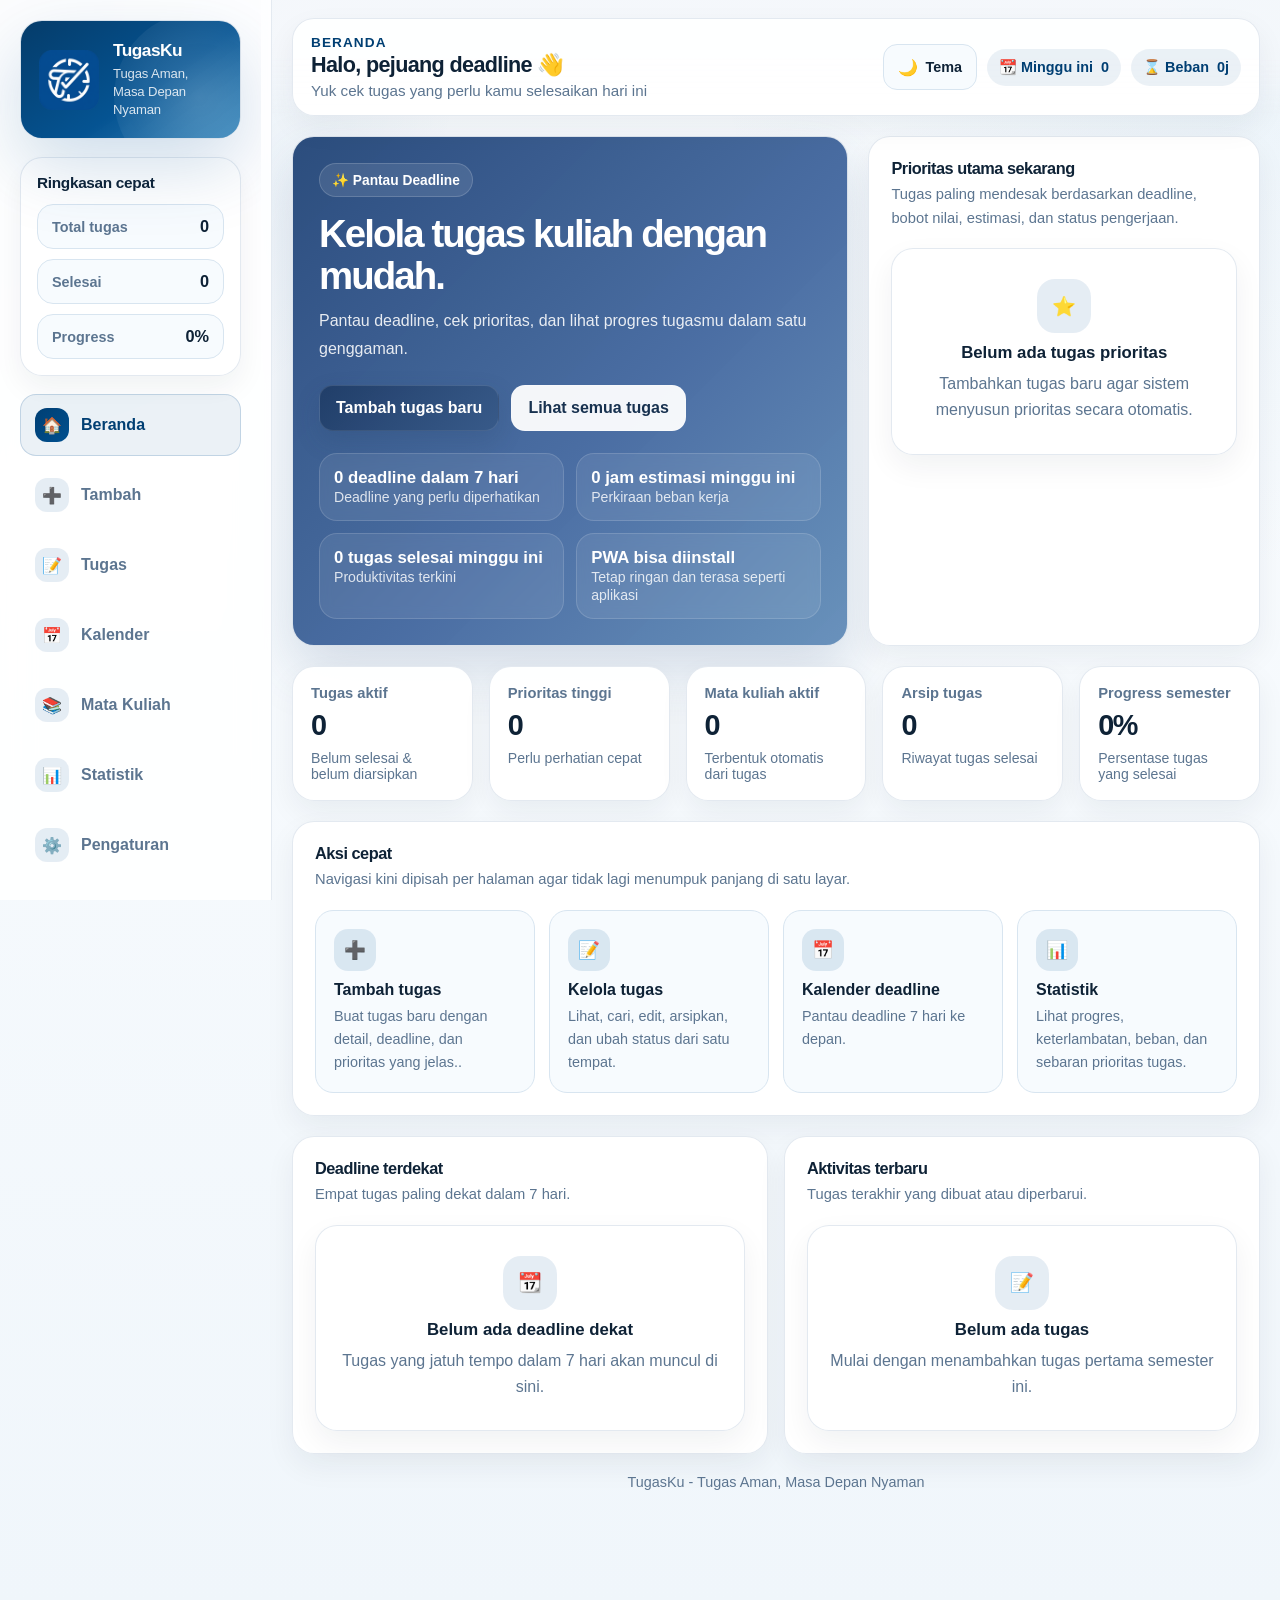
<file: index.html>
<!DOCTYPE html>
<html lang="id">
<head>
  <meta charset="UTF-8" />
  <meta name="viewport" content="width=device-width, initial-scale=1, viewport-fit=cover" />
  <meta name="mobile-web-app-capable" content="yes" />
  <meta name="apple-mobile-web-app-capable" content="yes" />
  <meta name="apple-mobile-web-app-status-bar-style" content="black-translucent" />
  <meta name="apple-mobile-web-app-title" content="TugasKu" />
  <meta name="application-name" content="TugasKu" />
  <meta name="theme-color" content="#005090" />
  <meta name="description" content="TugasKu adalah PWA manajemen tugas mahasiswa." />
  <link rel="icon" href="icons/icon-192x192-A.png" type="image/png" />
  <link rel="apple-touch-icon" href="icons/icon-192x192-A.png" />
  <link rel="manifest" href="manifest.json?v=17" />
  <link rel="stylesheet" href="assets/app.css" />
  <title>TugasKu</title>
</head>
<body data-page="dashboard">
  <div class="page-shell">
    <aside class="sidebar" id="sidebar">
      <div class="brand-card">
        <div class="brand-row">
          <div class="brand-logo"><span>TK</span></div>
          <div>
            <div class="brand-title">TugasKu</div>
            <div class="brand-subtitle">Tugas Aman, Masa Depan Nyaman</div>
          </div>
        </div>
      </div>
      <div class="sidebar-card">
        <h3>Ringkasan cepat</h3>
        <div class="sidebar-stats">
          <div class="mini-stat"><span>Total tugas</span><strong id="sidebarTotal">0</strong></div>
          <div class="mini-stat"><span>Selesai</span><strong id="sidebarCompleted">0</strong></div>
          <div class="mini-stat"><span>Progress</span><strong id="sidebarProgress">0%</strong></div>
        </div>
      </div>
      <nav class="nav-list" aria-label="Navigasi utama">
        <a class="nav-link" data-nav="dashboard" data-close-sidebar href="index.html"><span class="nav-badge">🏠</span><span>Beranda</span></a>
<a class="nav-link" data-nav="form" data-close-sidebar href="tambah.html"><span class="nav-badge">➕</span><span>Tambah</span></a>
<a class="nav-link" data-nav="tasks" data-close-sidebar href="tugas.html"><span class="nav-badge">📝</span><span>Tugas</span></a>
<a class="nav-link" data-nav="calendar" data-close-sidebar href="kalender.html"><span class="nav-badge">📅</span><span>Kalender</span></a>
<a class="nav-link" data-nav="courses" data-close-sidebar href="mata-kuliah.html"><span class="nav-badge">📚</span><span>Mata Kuliah</span></a>
<a class="nav-link" data-nav="stats" data-close-sidebar href="statistik.html"><span class="nav-badge">📊</span><span>Statistik</span></a>
<a class="nav-link" data-nav="settings" data-close-sidebar href="pengaturan.html"><span class="nav-badge">⚙️</span><span>Pengaturan</span></a>
      </nav>
      <div class="sidebar-actions">
        <button class="btn-secondary" id="installBtn" type="button" style="display:none;">Install aplikasi</button>
        <button class="btn-ghost" type="button" onclick="requestNotificationPermission()">Aktifkan notifikasi</button>
      </div>
    </aside>

    <main class="main-area">
      <div class="topbar-wrap">
        <div class="topbar">
          <div class="topbar-left">
            <button class="menu-btn" id="menuBtn" aria-label="Buka menu">☰</button>
            <div>
              <div class="page-kicker">Beranda</div>
              <h1 class="page-title">Halo, pejuang deadline 👋</h1>
              <p class="page-subtitle">Yuk cek tugas yang perlu kamu selesaikan hari ini</p>
            </div>
          </div>
          <div class="topbar-actions">
            <button class="theme-toggle" id="themeToggle" type="button" aria-label="Ganti tema">🌙<span>Tema</span></button>
            <div class="chip">📆 Minggu ini <strong id="chipDueCount">0</strong></div>
            <div class="chip">⌛ Beban <strong id="chipLoadCount">0j</strong></div>
          </div>
        </div>
      </div>
      <div class="content">
        
<section class="hero-grid">
  <div class="hero-card">
    <span class="eyebrow">✨ Pantau Deadline</span>
    <h2>Kelola tugas kuliah dengan mudah.</h2>
    <p>Pantau deadline, cek prioritas, dan lihat progres tugasmu dalam satu genggaman.</p>
    <div class="hero-actions">
      <a class="btn" href="tambah.html">Tambah tugas baru</a>
      <a class="btn-secondary" href="tugas.html">Lihat semua tugas</a>
    </div>
    <div class="hero-stats">
      <div class="hero-mini"><strong id="heroDueText">0 deadline dalam 7 hari</strong><span>Deadline yang perlu diperhatikan</span></div>
      <div class="hero-mini"><strong id="heroLoadText">0 jam estimasi minggu ini</strong><span>Perkiraan beban kerja</span></div>
      <div class="hero-mini"><strong id="heroDoneText">0 tugas selesai minggu ini</strong><span>Produktivitas terkini</span></div>
      <div class="hero-mini"><strong>PWA bisa diinstall</strong><span>Tetap ringan dan terasa seperti aplikasi</span></div>
    </div>
  </div>
  <div class="panel">
    <div class="panel-head">
      <div>
        <h3>Prioritas utama sekarang</h3>
        <p>Tugas paling mendesak berdasarkan deadline, bobot nilai, estimasi, dan status pengerjaan.</p>
      </div>
    </div>
    <div id="urgentTaskBox"></div>
  </div>
</section>

<section class="grid-5">
  <article class="stat-card"><div class="stat-label">Tugas aktif</div><div class="stat-value" id="statActive">0</div><div class="stat-note">Belum selesai & belum diarsipkan</div></article>
  <article class="stat-card"><div class="stat-label">Prioritas tinggi</div><div class="stat-value" id="statHigh">0</div><div class="stat-note">Perlu perhatian cepat</div></article>
  <article class="stat-card"><div class="stat-label">Mata kuliah aktif</div><div class="stat-value" id="statSubject">0</div><div class="stat-note">Terbentuk otomatis dari tugas</div></article>
  <article class="stat-card"><div class="stat-label">Arsip tugas</div><div class="stat-value" id="statArchive">0</div><div class="stat-note">Riwayat tugas selesai</div></article>
  <article class="stat-card"><div class="stat-label">Progress semester</div><div class="stat-value" id="statProgress">0%</div><div class="stat-note">Persentase tugas yang selesai</div></article>
</section>

<section class="panel">
  <div class="panel-head">
    <div>
      <h3>Aksi cepat</h3>
      <p>Navigasi kini dipisah per halaman agar tidak lagi menumpuk panjang di satu layar.</p>
    </div>
  </div>
  <div class="quick-actions">
    <a class="quick-card" href="tambah.html"><div class="icon-box">➕</div><strong>Tambah tugas</strong><p>Buat tugas baru dengan detail, deadline, dan prioritas yang jelas..</p></a>
    <a class="quick-card" href="tugas.html"><div class="icon-box">📝</div><strong>Kelola tugas</strong><p>Lihat, cari, edit, arsipkan, dan ubah status dari satu tempat.</p></a>
    <a class="quick-card" href="kalender.html"><div class="icon-box">📅</div><strong>Kalender deadline</strong><p>Pantau deadline 7 hari ke depan.</p></a>
    <a class="quick-card" href="statistik.html"><div class="icon-box">📊</div><strong>Statistik</strong><p>Lihat progres, keterlambatan, beban, dan sebaran prioritas tugas.</p></a>
  </div>
</section>

<section class="grid-2">
  <div class="panel">
    <div class="panel-head"><div><h3>Deadline terdekat</h3><p>Empat tugas paling dekat dalam 7 hari.</p></div></div>
    <div class="list" id="dueSoonList"></div>
  </div>
  <div class="panel">
    <div class="panel-head"><div><h3>Aktivitas terbaru</h3><p>Tugas terakhir yang dibuat atau diperbarui.</p></div></div>
    <div class="list" id="recentTaskList"></div>
  </div>
</section>

        <div class="footer-note">TugasKu - Tugas Aman, Masa Depan Nyaman</div>
      </div>
    </main>
  </div>

  <div class="overlay" id="overlay"></div>
  <nav class="mobile-nav" aria-label="Navigasi bawah"><a class="mobile-link" data-nav="dashboard" href="index.html"><span class="nav-badge">🏠</span><span>Beranda</span></a>
<a class="mobile-link" data-nav="form" href="tambah.html"><span class="nav-badge">➕</span><span>Tambah</span></a>
<a class="mobile-link" data-nav="tasks" href="tugas.html"><span class="nav-badge">📝</span><span>Tugas</span></a>
<a class="mobile-link" data-nav="calendar" href="kalender.html"><span class="nav-badge">📅</span><span>Kalender</span></a>
<a class="mobile-link" data-nav="settings" href="pengaturan.html"><span class="nav-badge">⚙️</span><span>Pengaturan</span></a></nav>
  <script src="assets/app.js"></script>
</body>
</html>
</file>
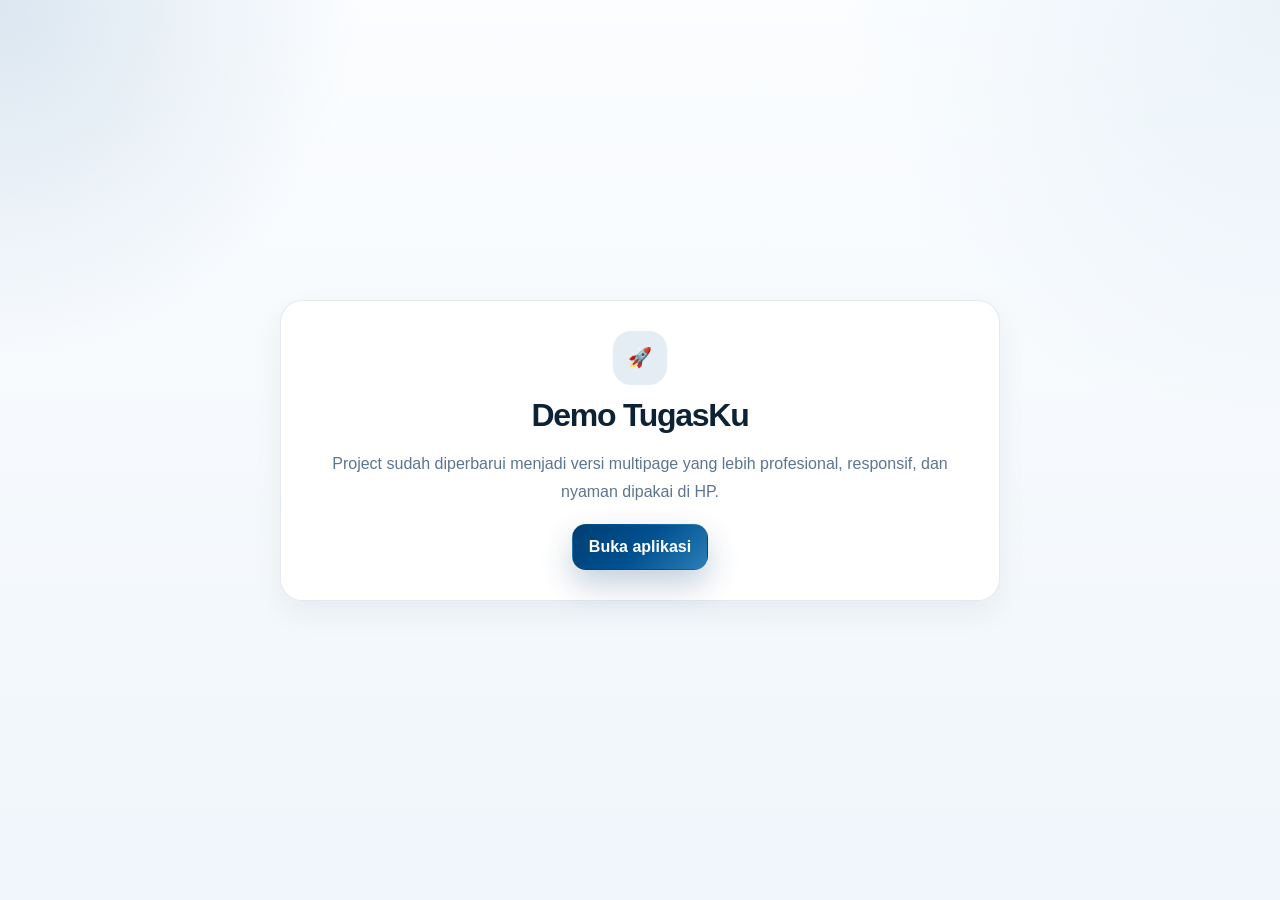
<file: example.html>
<!DOCTYPE html>
<html lang="id">
<head>
  <meta charset="UTF-8" />
  <meta name="viewport" content="width=device-width, initial-scale=1" />
  <title>TugasKu Demo</title>
  <link rel="stylesheet" href="assets/app.css" />
</head>
<body>
  <main class="simple-center">
    <div class="offline-card">
      <div class="empty-icon">🚀</div>
      <h1>Demo TugasKu</h1>
      <p>Project sudah diperbarui menjadi versi multipage yang lebih profesional, responsif, dan nyaman dipakai di HP.</p>
      <div class="form-actions" style="justify-content:center; margin-top:18px;">
        <a class="btn" href="index.html">Buka aplikasi</a>
      </div>
    </div>
  </main>
</body>
</html>
</file>
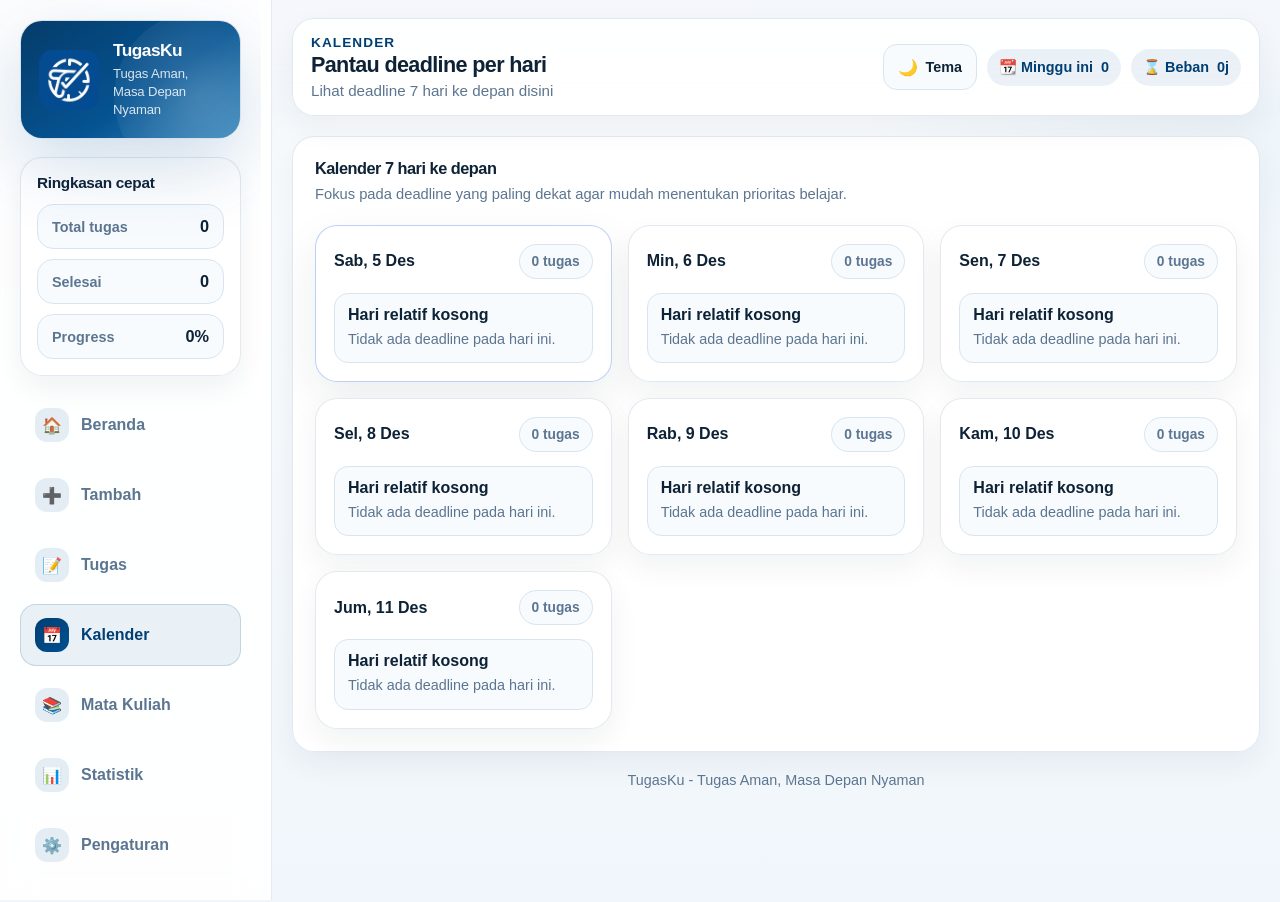
<file: kalender.html>
<!DOCTYPE html>
<html lang="id">
<head>
  <meta charset="UTF-8" />
  <meta name="viewport" content="width=device-width, initial-scale=1, viewport-fit=cover" />
  <meta name="mobile-web-app-capable" content="yes" />
  <meta name="apple-mobile-web-app-capable" content="yes" />
  <meta name="apple-mobile-web-app-status-bar-style" content="black-translucent" />
  <meta name="apple-mobile-web-app-title" content="TugasKu" />
  <meta name="application-name" content="TugasKu" />
  <meta name="theme-color" content="#005090" />
  <meta name="description" content="TugasKu adalah PWA manajemen tugas mahasiswa dengan tampilan profesional, responsif, dan nyaman dipakai di desktop maupun HP." />
  <link rel="icon" href="icons/icon-192x192-A.png" type="image/png" />
  <link rel="apple-touch-icon" href="icons/icon-192x192-A.png" />
  <link rel="manifest" href="manifest.json?v=17" />
  <link rel="stylesheet" href="assets/app.css" />
  <title>TugasKu — Pantau deadline per hari</title>
</head>
<body data-page="calendar">
  <div class="page-shell">
    <aside class="sidebar" id="sidebar">
      <div class="brand-card">
        <div class="brand-row">
          <div class="brand-logo"><span>TK</span></div>
          <div>
            <div class="brand-title">TugasKu</div>
            <div class="brand-subtitle">Tugas Aman, Masa Depan Nyaman</div>
          </div>
        </div>
      </div>
      <div class="sidebar-card">
        <h3>Ringkasan cepat</h3>
        <div class="sidebar-stats">
          <div class="mini-stat"><span>Total tugas</span><strong id="sidebarTotal">0</strong></div>
          <div class="mini-stat"><span>Selesai</span><strong id="sidebarCompleted">0</strong></div>
          <div class="mini-stat"><span>Progress</span><strong id="sidebarProgress">0%</strong></div>
        </div>
      </div>
      <nav class="nav-list" aria-label="Navigasi utama">
        <a class="nav-link" data-nav="dashboard" data-close-sidebar href="index.html"><span class="nav-badge">🏠</span><span>Beranda</span></a>
<a class="nav-link" data-nav="form" data-close-sidebar href="tambah.html"><span class="nav-badge">➕</span><span>Tambah</span></a>
<a class="nav-link" data-nav="tasks" data-close-sidebar href="tugas.html"><span class="nav-badge">📝</span><span>Tugas</span></a>
<a class="nav-link" data-nav="calendar" data-close-sidebar href="kalender.html"><span class="nav-badge">📅</span><span>Kalender</span></a>
<a class="nav-link" data-nav="courses" data-close-sidebar href="mata-kuliah.html"><span class="nav-badge">📚</span><span>Mata Kuliah</span></a>
<a class="nav-link" data-nav="stats" data-close-sidebar href="statistik.html"><span class="nav-badge">📊</span><span>Statistik</span></a>
<a class="nav-link" data-nav="settings" data-close-sidebar href="pengaturan.html"><span class="nav-badge">⚙️</span><span>Pengaturan</span></a>
      </nav>
      <div class="sidebar-actions">
        <button class="btn-secondary" id="installBtn" type="button" style="display:none;">Install aplikasi</button>
        <button class="btn-ghost" type="button" onclick="requestNotificationPermission()">Aktifkan notifikasi</button>
      </div>
    </aside>

    <main class="main-area">
      <div class="topbar-wrap">
        <div class="topbar">
          <div class="topbar-left">
            <button class="menu-btn" id="menuBtn" aria-label="Buka menu">☰</button>
            <div>
              <div class="page-kicker">Kalender</div>
              <h1 class="page-title">Pantau deadline per hari</h1>
              <p class="page-subtitle">Lihat deadline 7 hari ke depan disini</p>
            </div>
          </div>
          <div class="topbar-actions">
            <button class="theme-toggle" id="themeToggle" type="button" aria-label="Ganti tema">🌙<span>Tema</span></button>
            <div class="chip">📆 Minggu ini <strong id="chipDueCount">0</strong></div>
            <div class="chip">⌛ Beban <strong id="chipLoadCount">0j</strong></div>
          </div>
        </div>
      </div>
      <div class="content">
        
<section class="panel">
  <div class="panel-head"><div><h3>Kalender 7 hari ke depan</h3><p>Fokus pada deadline yang paling dekat agar mudah menentukan prioritas belajar.</p></div></div>
  <div class="calendar-grid" id="calendarGrid"></div>
</section>

        <div class="footer-note">TugasKu - Tugas Aman, Masa Depan Nyaman</div>
      </div>
    </main>
  </div>

  <div class="overlay" id="overlay"></div>
  <nav class="mobile-nav" aria-label="Navigasi bawah"><a class="mobile-link" data-nav="dashboard" href="index.html"><span class="nav-badge">🏠</span><span>Beranda</span></a>
<a class="mobile-link" data-nav="form" href="tambah.html"><span class="nav-badge">➕</span><span>Tambah</span></a>
<a class="mobile-link" data-nav="tasks" href="tugas.html"><span class="nav-badge">📝</span><span>Tugas</span></a>
<a class="mobile-link" data-nav="calendar" href="kalender.html"><span class="nav-badge">📅</span><span>Kalender</span></a>
<a class="mobile-link" data-nav="settings" href="pengaturan.html"><span class="nav-badge">⚙️</span><span>Pengaturan</span></a></nav>
  <script src="assets/app.js"></script>
</body>
</html>
</file>
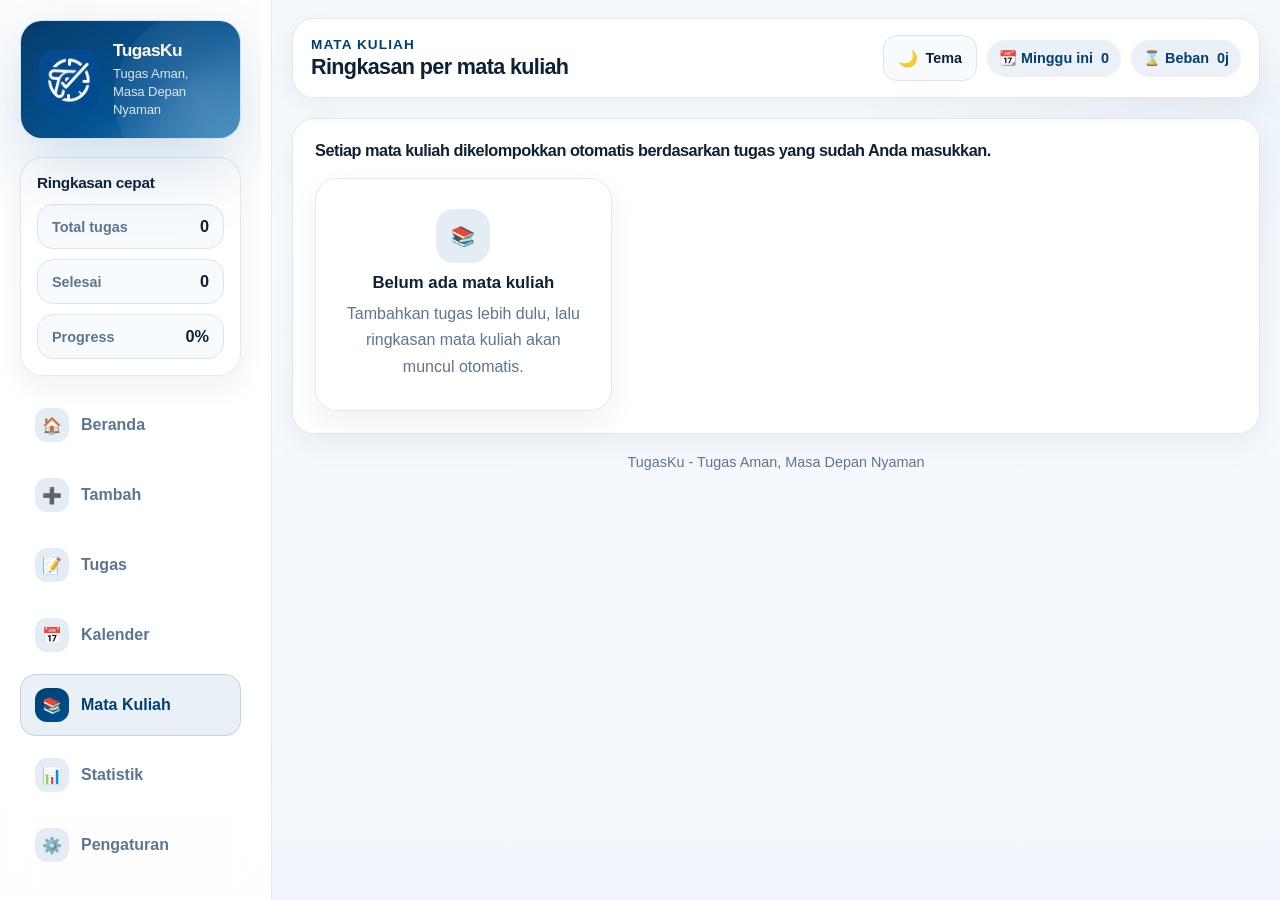
<file: mata-kuliah.html>
<!DOCTYPE html>
<html lang="id">
<head>
  <meta charset="UTF-8" />
  <meta name="viewport" content="width=device-width, initial-scale=1, viewport-fit=cover" />
  <meta name="mobile-web-app-capable" content="yes" />
  <meta name="apple-mobile-web-app-capable" content="yes" />
  <meta name="apple-mobile-web-app-status-bar-style" content="black-translucent" />
  <meta name="apple-mobile-web-app-title" content="TugasKu" />
  <meta name="application-name" content="TugasKu" />
  <meta name="theme-color" content="#005090" />
  <meta name="description" content="TugasKu adalah PWA manajemen tugas mahasiswa dengan tampilan profesional, responsif, dan nyaman dipakai di desktop maupun HP." />
  <link rel="icon" href="icons/icon-192x192-A.png" type="image/png" />
  <link rel="apple-touch-icon" href="icons/icon-192x192-A.png" />
  <link rel="manifest" href="manifest.json?v=17" />
  <link rel="stylesheet" href="assets/app.css" />
  <title>TugasKu — Ringkasan per mata kuliah</title>
</head>
<body data-page="courses">
  <div class="page-shell">
    <aside class="sidebar" id="sidebar">
      <div class="brand-card">
        <div class="brand-row">
          <div class="brand-logo"><span>TK</span></div>
          <div>
            <div class="brand-title">TugasKu</div>
            <div class="brand-subtitle">Tugas Aman, Masa Depan Nyaman</div>
          </div>
        </div>
      </div>
      <div class="sidebar-card">
        <h3>Ringkasan cepat</h3>
        <div class="sidebar-stats">
          <div class="mini-stat"><span>Total tugas</span><strong id="sidebarTotal">0</strong></div>
          <div class="mini-stat"><span>Selesai</span><strong id="sidebarCompleted">0</strong></div>
          <div class="mini-stat"><span>Progress</span><strong id="sidebarProgress">0%</strong></div>
        </div>
      </div>
      <nav class="nav-list" aria-label="Navigasi utama">
        <a class="nav-link" data-nav="dashboard" data-close-sidebar href="index.html"><span class="nav-badge">🏠</span><span>Beranda</span></a>
<a class="nav-link" data-nav="form" data-close-sidebar href="tambah.html"><span class="nav-badge">➕</span><span>Tambah</span></a>
<a class="nav-link" data-nav="tasks" data-close-sidebar href="tugas.html"><span class="nav-badge">📝</span><span>Tugas</span></a>
<a class="nav-link" data-nav="calendar" data-close-sidebar href="kalender.html"><span class="nav-badge">📅</span><span>Kalender</span></a>
<a class="nav-link" data-nav="courses" data-close-sidebar href="mata-kuliah.html"><span class="nav-badge">📚</span><span>Mata Kuliah</span></a>
<a class="nav-link" data-nav="stats" data-close-sidebar href="statistik.html"><span class="nav-badge">📊</span><span>Statistik</span></a>
<a class="nav-link" data-nav="settings" data-close-sidebar href="pengaturan.html"><span class="nav-badge">⚙️</span><span>Pengaturan</span></a>
      </nav>
      <div class="sidebar-actions">
        <button class="btn-secondary" id="installBtn" type="button" style="display:none;">Install aplikasi</button>
        <button class="btn-ghost" type="button" onclick="requestNotificationPermission()">Aktifkan notifikasi</button>
      </div>
    </aside>

    <main class="main-area">
      <div class="topbar-wrap">
        <div class="topbar">
          <div class="topbar-left">
            <button class="menu-btn" id="menuBtn" aria-label="Buka menu">☰</button>
            <div>
              <div class="page-kicker">Mata kuliah</div>
              <h1 class="page-title">Ringkasan per mata kuliah</h1>
            </div>
          </div>
          <div class="topbar-actions">
            <button class="theme-toggle" id="themeToggle" type="button" aria-label="Ganti tema">🌙<span>Tema</span></button>
            <div class="chip">📆 Minggu ini <strong id="chipDueCount">0</strong></div>
            <div class="chip">⌛ Beban <strong id="chipLoadCount">0j</strong></div>
          </div>
        </div>
      </div>
      <div class="content">
        
<section class="panel">
  <div class="panel-head"><div><h3>Setiap mata kuliah dikelompokkan otomatis berdasarkan tugas yang sudah Anda masukkan.</h3></div></div>
  <div class="course-grid" id="courseGrid"></div>
</section>

        <div class="footer-note">TugasKu - Tugas Aman, Masa Depan Nyaman</div>
      </div>
    </main>
  </div>

  <div class="overlay" id="overlay"></div>
  <nav class="mobile-nav" aria-label="Navigasi bawah"><a class="mobile-link" data-nav="dashboard" href="index.html"><span class="nav-badge">🏠</span><span>Beranda</span></a>
<a class="mobile-link" data-nav="form" href="tambah.html"><span class="nav-badge">➕</span><span>Tambah</span></a>
<a class="mobile-link" data-nav="tasks" href="tugas.html"><span class="nav-badge">📝</span><span>Tugas</span></a>
<a class="mobile-link" data-nav="calendar" href="kalender.html"><span class="nav-badge">📅</span><span>Kalender</span></a>
<a class="mobile-link" data-nav="settings" href="pengaturan.html"><span class="nav-badge">⚙️</span><span>Pengaturan</span></a></nav>
  <script src="assets/app.js"></script>
</body>
</html>
</file>
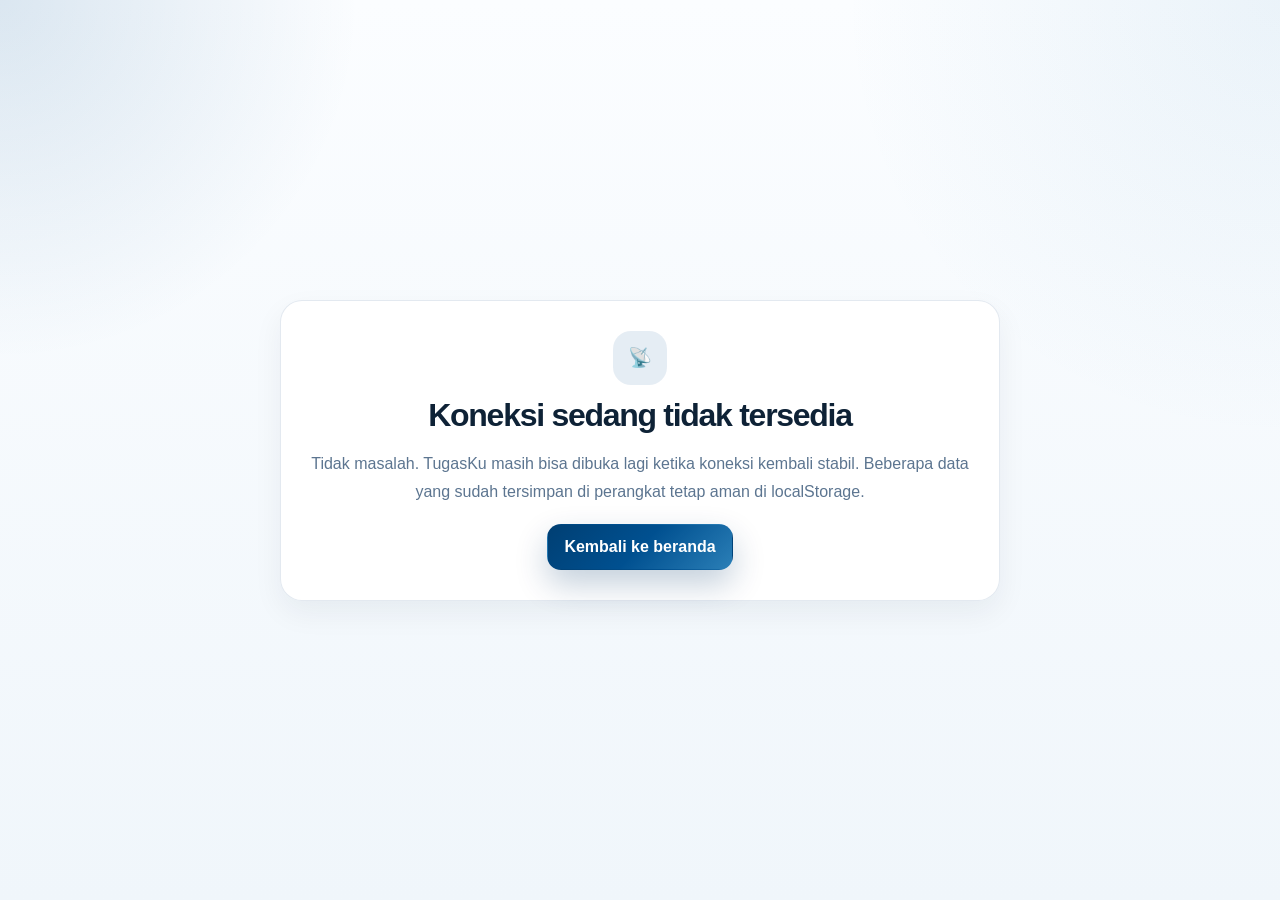
<file: offline.html>
<!DOCTYPE html>
<html lang="id">
<head>
  <meta charset="UTF-8" />
  <meta name="viewport" content="width=device-width, initial-scale=1, viewport-fit=cover" />
  <meta name="mobile-web-app-capable" content="yes" />
  <meta name="apple-mobile-web-app-capable" content="yes" />
  <meta name="apple-mobile-web-app-status-bar-style" content="black-translucent" />
  <meta name="apple-mobile-web-app-title" content="TugasKu" />
  <meta name="application-name" content="TugasKu" />
  <meta name="theme-color" content="#005090" />
  <meta name="description" content="TugasKu adalah PWA manajemen tugas mahasiswa dengan tampilan profesional, responsif, dan nyaman dipakai di desktop maupun HP." />
  <link rel="icon" href="icons/icon-192x192-A.png" type="image/png" />
  <link rel="apple-touch-icon" href="icons/icon-192x192-A.png" />
  <link rel="manifest" href="manifest.json?v=17" />
  <link rel="stylesheet" href="assets/app.css" />
  <title>TugasKu — Offline</title>
</head>
<body>
  <main class="simple-center">
    <div class="offline-card">
      <div class="empty-icon">📡</div>
      <h1>Koneksi sedang tidak tersedia</h1>
      <p>Tidak masalah. TugasKu masih bisa dibuka lagi ketika koneksi kembali stabil. Beberapa data yang sudah tersimpan di perangkat tetap aman di localStorage.</p>
      <div class="form-actions" style="justify-content:center; margin-top:18px;">
        <a class="btn" href="index.html">Kembali ke beranda</a>
      </div>
    </div>
  </main>
</body>
</html>
</file>
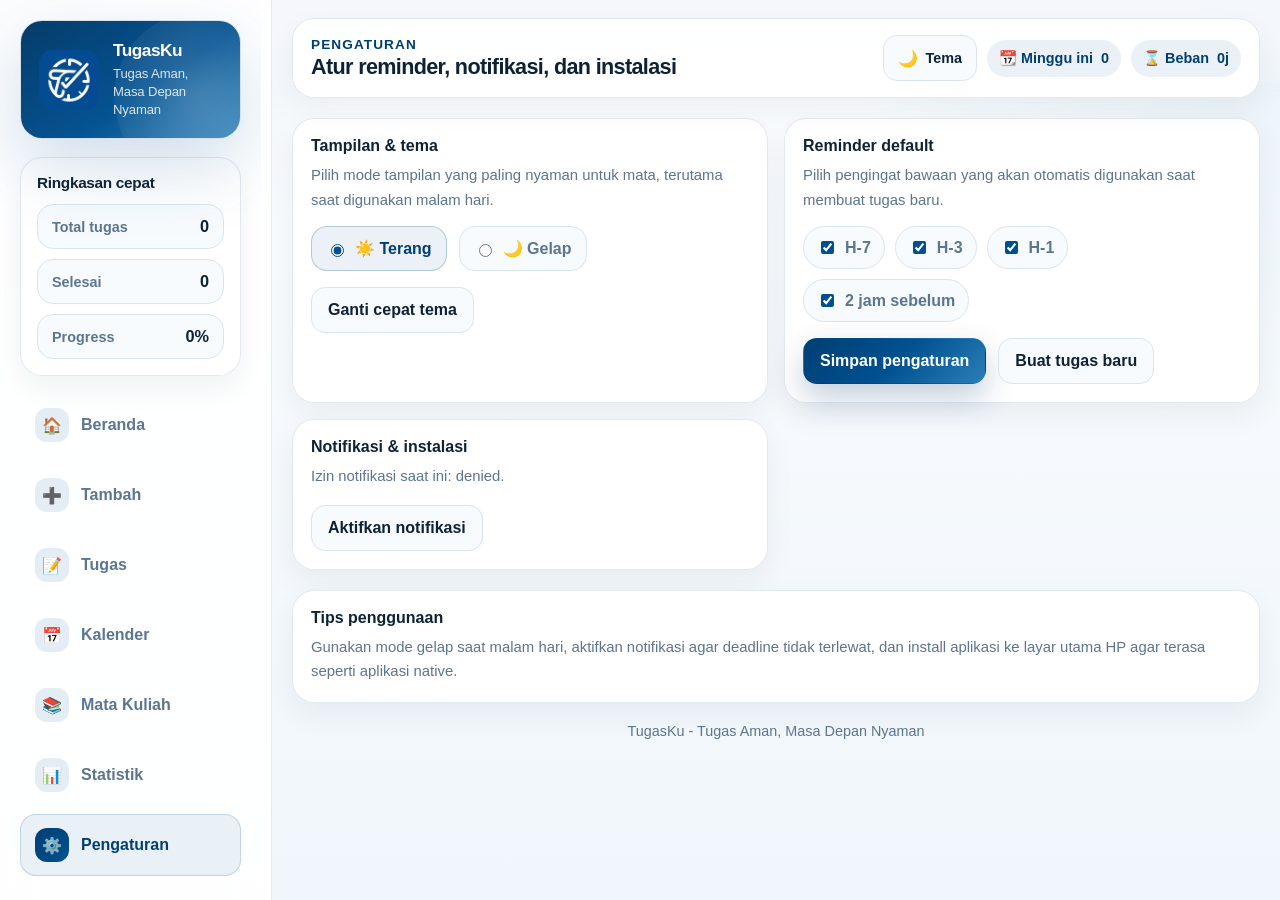
<file: pengaturan.html>
<!DOCTYPE html>
<html lang="id">
<head>
  <meta charset="UTF-8" />
  <meta name="viewport" content="width=device-width, initial-scale=1, viewport-fit=cover" />
  <meta name="mobile-web-app-capable" content="yes" />
  <meta name="apple-mobile-web-app-capable" content="yes" />
  <meta name="apple-mobile-web-app-status-bar-style" content="black-translucent" />
  <meta name="apple-mobile-web-app-title" content="TugasKu" />
  <meta name="application-name" content="TugasKu" />
  <meta name="theme-color" content="#005090" />
  <meta name="description" content="TugasKu adalah PWA manajemen tugas mahasiswa dengan tampilan profesional, responsif, dan nyaman dipakai di desktop maupun HP." />
  <link rel="icon" href="icons/icon-192x192-A.png" type="image/png" />
  <link rel="apple-touch-icon" href="icons/icon-192x192-A.png" />
  <link rel="manifest" href="manifest.json?v=17" />
  <link rel="stylesheet" href="assets/app.css" />
  <title>TugasKu — Atur reminder, notifikasi, dan instalasi</title>
</head>
<body data-page="settings">
  <div class="page-shell">
    <aside class="sidebar" id="sidebar">
      <div class="brand-card">
        <div class="brand-row">
          <div class="brand-logo"><span>TK</span></div>
          <div>
            <div class="brand-title">TugasKu</div>
            <div class="brand-subtitle">Tugas Aman, Masa Depan Nyaman</div>
          </div>
        </div>
      </div>
      <div class="sidebar-card">
        <h3>Ringkasan cepat</h3>
        <div class="sidebar-stats">
          <div class="mini-stat"><span>Total tugas</span><strong id="sidebarTotal">0</strong></div>
          <div class="mini-stat"><span>Selesai</span><strong id="sidebarCompleted">0</strong></div>
          <div class="mini-stat"><span>Progress</span><strong id="sidebarProgress">0%</strong></div>
        </div>
      </div>
      <nav class="nav-list" aria-label="Navigasi utama">
        <a class="nav-link" data-nav="dashboard" data-close-sidebar href="index.html"><span class="nav-badge">🏠</span><span>Beranda</span></a>
<a class="nav-link" data-nav="form" data-close-sidebar href="tambah.html"><span class="nav-badge">➕</span><span>Tambah</span></a>
<a class="nav-link" data-nav="tasks" data-close-sidebar href="tugas.html"><span class="nav-badge">📝</span><span>Tugas</span></a>
<a class="nav-link" data-nav="calendar" data-close-sidebar href="kalender.html"><span class="nav-badge">📅</span><span>Kalender</span></a>
<a class="nav-link" data-nav="courses" data-close-sidebar href="mata-kuliah.html"><span class="nav-badge">📚</span><span>Mata Kuliah</span></a>
<a class="nav-link" data-nav="stats" data-close-sidebar href="statistik.html"><span class="nav-badge">📊</span><span>Statistik</span></a>
<a class="nav-link" data-nav="settings" data-close-sidebar href="pengaturan.html"><span class="nav-badge">⚙️</span><span>Pengaturan</span></a>
      </nav>
      <div class="sidebar-actions">
        <button class="btn-secondary" id="installBtn" type="button" style="display:none;">Install aplikasi</button>
        <button class="btn-ghost" type="button" onclick="requestNotificationPermission()">Aktifkan notifikasi</button>
      </div>
    </aside>

    <main class="main-area">
      <div class="topbar-wrap">
        <div class="topbar">
          <div class="topbar-left">
            <button class="menu-btn" id="menuBtn" aria-label="Buka menu">☰</button>
            <div>
              <div class="page-kicker">Pengaturan</div>
              <h1 class="page-title">Atur reminder, notifikasi, dan instalasi</h1>
            </div>
          </div>
          <div class="topbar-actions">
            <button class="theme-toggle" id="themeToggle" type="button" aria-label="Ganti tema">🌙<span>Tema</span></button>
            <div class="chip">📆 Minggu ini <strong id="chipDueCount">0</strong></div>
            <div class="chip">⌛ Beban <strong id="chipLoadCount">0j</strong></div>
          </div>
        </div>
      </div>
      <div class="content">
        
<section class="grid-2">
  <article class="settings-card">
    <h3>Tampilan & tema</h3>
    <p>Pilih mode tampilan yang paling nyaman untuk mata, terutama saat digunakan malam hari.</p>
    <div class="theme-picker" style="margin-top:14px;">
      <label class="theme-pill"><input type="radio" name="themeMode" value="light" /> <span>☀️ Terang</span></label>
      <label class="theme-pill"><input type="radio" name="themeMode" value="dark" /> <span>🌙 Gelap</span></label>
    </div>
    <div class="form-actions" style="margin-top:16px;">
      <button class="btn-secondary" type="button" onclick="toggleTheme()">Ganti cepat tema</button>
    </div>
  </article>
  <article class="settings-card">
    <h3>Reminder default</h3>
    <p>Pilih pengingat bawaan yang akan otomatis digunakan saat membuat tugas baru.</p>
    <div class="setting-pills" style="margin-top:14px;">
      <label class="check-pill"><input type="checkbox" id="default7" /> H-7</label>
      <label class="check-pill"><input type="checkbox" id="default3" /> H-3</label>
      <label class="check-pill"><input type="checkbox" id="default1" /> H-1</label>
      <label class="check-pill"><input type="checkbox" id="default2h" /> 2 jam sebelum</label>
    </div>
    <div class="form-actions" style="margin-top:16px;">
      <button class="btn" type="button" onclick="saveSettings()">Simpan pengaturan</button>
      <a class="btn-secondary" href="tambah.html">Buat tugas baru</a>
    </div>
  </article>
  <article class="settings-card">
    <h3>Notifikasi & instalasi</h3>
    <p id="notificationStatusText">Belum diperiksa.</p>
    <div class="form-actions" style="margin-top:16px;">
      <button class="btn-secondary" type="button" onclick="requestNotificationPermission()">Aktifkan notifikasi</button>
      <button class="btn" id="installBtnAlt" type="button" style="display:none;">Install aplikasi</button>
    </div>
  </article>
</section>
<section class="settings-stack">
  <article class="settings-card">
    <h3>Tips penggunaan</h3>
    <p>Gunakan mode gelap saat malam hari, aktifkan notifikasi agar deadline tidak terlewat, dan install aplikasi ke layar utama HP agar terasa seperti aplikasi native.</p>
  </article>
</section>

        <div class="footer-note">TugasKu - Tugas Aman, Masa Depan Nyaman</div>
      </div>
    </main>
  </div>

  <div class="overlay" id="overlay"></div>
  <nav class="mobile-nav" aria-label="Navigasi bawah"><a class="mobile-link" data-nav="dashboard" href="index.html"><span class="nav-badge">🏠</span><span>Beranda</span></a>
<a class="mobile-link" data-nav="form" href="tambah.html"><span class="nav-badge">➕</span><span>Tambah</span></a>
<a class="mobile-link" data-nav="tasks" href="tugas.html"><span class="nav-badge">📝</span><span>Tugas</span></a>
<a class="mobile-link" data-nav="calendar" href="kalender.html"><span class="nav-badge">📅</span><span>Kalender</span></a>
<a class="mobile-link" data-nav="settings" href="pengaturan.html"><span class="nav-badge">⚙️</span><span>Pengaturan</span></a></nav>
  <script src="assets/app.js"></script>
</body>
</html>
</file>
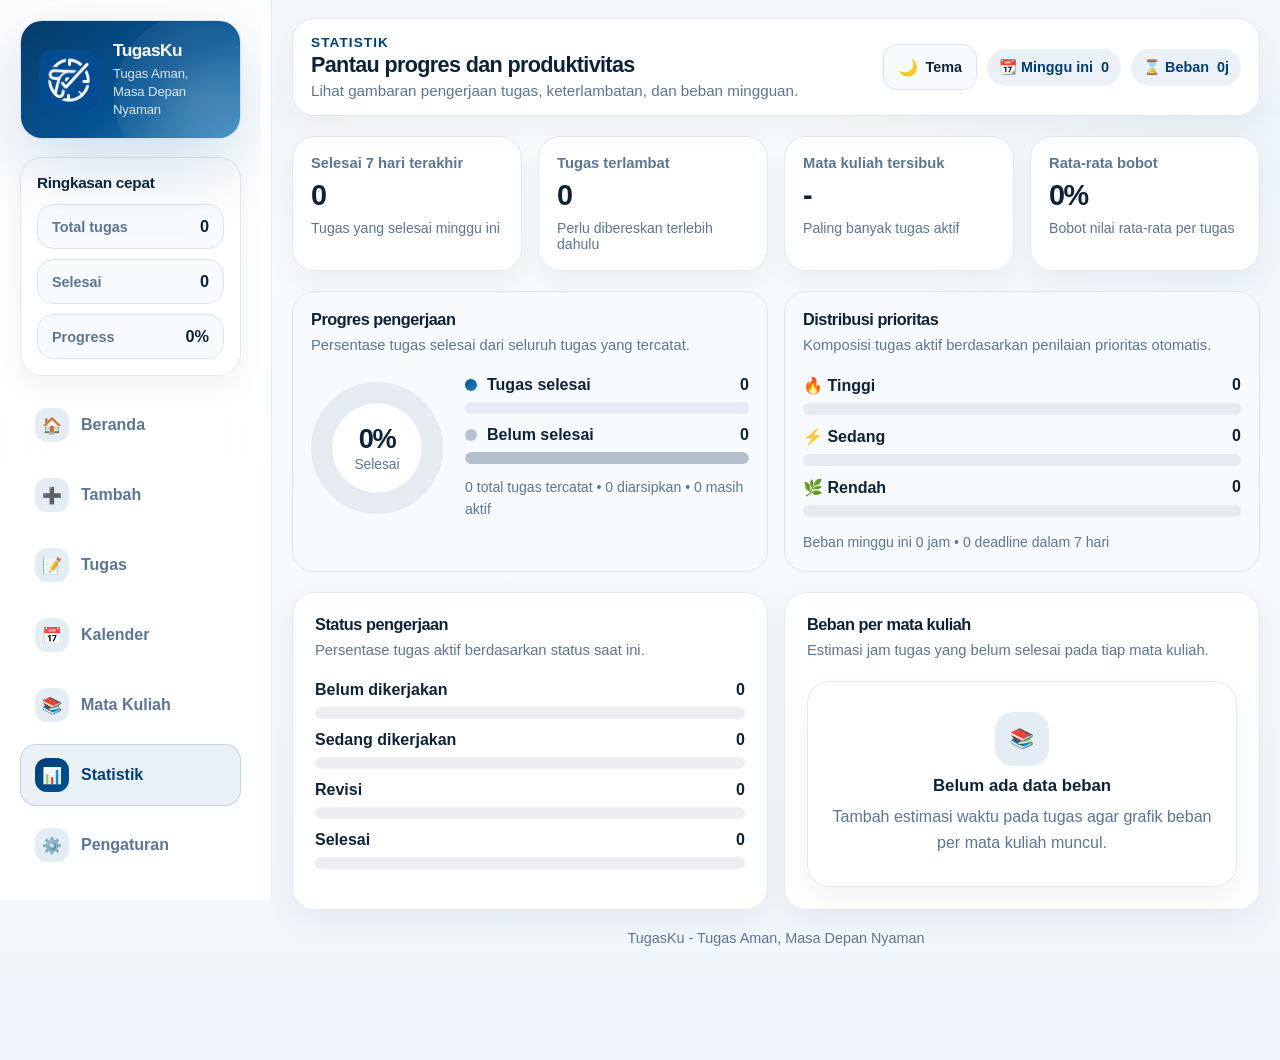
<file: statistik.html>
<!DOCTYPE html>
<html lang="id">
<head>
  <meta charset="UTF-8" />
  <meta name="viewport" content="width=device-width, initial-scale=1, viewport-fit=cover" />
  <meta name="mobile-web-app-capable" content="yes" />
  <meta name="apple-mobile-web-app-capable" content="yes" />
  <meta name="apple-mobile-web-app-status-bar-style" content="black-translucent" />
  <meta name="apple-mobile-web-app-title" content="TugasKu" />
  <meta name="application-name" content="TugasKu" />
  <meta name="theme-color" content="#005090" />
  <meta name="description" content="TugasKu adalah PWA manajemen tugas mahasiswa dengan tampilan profesional, responsif, dan nyaman dipakai di desktop maupun HP." />
  <link rel="icon" href="icons/icon-192x192-A.png" type="image/png" />
  <link rel="apple-touch-icon" href="icons/icon-192x192-A.png" />
  <link rel="manifest" href="manifest.json?v=17" />
  <link rel="stylesheet" href="assets/app.css" />
  <title>TugasKu — Pantau progres dan produktivitas</title>
</head>
<body data-page="stats">
  <div class="page-shell">
    <aside class="sidebar" id="sidebar">
      <div class="brand-card">
        <div class="brand-row">
          <div class="brand-logo"><span>TK</span></div>
          <div>
            <div class="brand-title">TugasKu</div>
            <div class="brand-subtitle">Tugas Aman, Masa Depan Nyaman</div>
          </div>
        </div>
      </div>
      <div class="sidebar-card">
        <h3>Ringkasan cepat</h3>
        <div class="sidebar-stats">
          <div class="mini-stat"><span>Total tugas</span><strong id="sidebarTotal">0</strong></div>
          <div class="mini-stat"><span>Selesai</span><strong id="sidebarCompleted">0</strong></div>
          <div class="mini-stat"><span>Progress</span><strong id="sidebarProgress">0%</strong></div>
        </div>
      </div>
      <nav class="nav-list" aria-label="Navigasi utama">
        <a class="nav-link" data-nav="dashboard" data-close-sidebar href="index.html"><span class="nav-badge">🏠</span><span>Beranda</span></a>
<a class="nav-link" data-nav="form" data-close-sidebar href="tambah.html"><span class="nav-badge">➕</span><span>Tambah</span></a>
<a class="nav-link" data-nav="tasks" data-close-sidebar href="tugas.html"><span class="nav-badge">📝</span><span>Tugas</span></a>
<a class="nav-link" data-nav="calendar" data-close-sidebar href="kalender.html"><span class="nav-badge">📅</span><span>Kalender</span></a>
<a class="nav-link" data-nav="courses" data-close-sidebar href="mata-kuliah.html"><span class="nav-badge">📚</span><span>Mata Kuliah</span></a>
<a class="nav-link" data-nav="stats" data-close-sidebar href="statistik.html"><span class="nav-badge">📊</span><span>Statistik</span></a>
<a class="nav-link" data-nav="settings" data-close-sidebar href="pengaturan.html"><span class="nav-badge">⚙️</span><span>Pengaturan</span></a>
      </nav>
      <div class="sidebar-actions">
        <button class="btn-secondary" id="installBtn" type="button" style="display:none;">Install aplikasi</button>
        <button class="btn-ghost" type="button" onclick="requestNotificationPermission()">Aktifkan notifikasi</button>
      </div>
    </aside>

    <main class="main-area">
      <div class="topbar-wrap">
        <div class="topbar">
          <div class="topbar-left">
            <button class="menu-btn" id="menuBtn" aria-label="Buka menu">☰</button>
            <div>
              <div class="page-kicker">Statistik</div>
              <h1 class="page-title">Pantau progres dan produktivitas</h1>
              <p class="page-subtitle">Lihat gambaran pengerjaan tugas, keterlambatan, dan beban mingguan.</p>
            </div>
          </div>
          <div class="topbar-actions">
            <button class="theme-toggle" id="themeToggle" type="button" aria-label="Ganti tema">🌙<span>Tema</span></button>
            <div class="chip">📆 Minggu ini <strong id="chipDueCount">0</strong></div>
            <div class="chip">⌛ Beban <strong id="chipLoadCount">0j</strong></div>
          </div>
        </div>
      </div>
      <div class="content">
        
<section class="grid-4">
  <article class="stat-card"><div class="stat-label">Selesai 7 hari terakhir</div><div class="stat-value" id="statsCompletedWeek">0</div><div class="stat-note">Tugas yang selesai minggu ini</div></article>
  <article class="stat-card"><div class="stat-label">Tugas terlambat</div><div class="stat-value" id="statsOverdue">0</div><div class="stat-note">Perlu dibereskan terlebih dahulu</div></article>
  <article class="stat-card"><div class="stat-label">Mata kuliah tersibuk</div><div class="stat-value" id="statsBusiest">-</div><div class="stat-note">Paling banyak tugas aktif</div></article>
  <article class="stat-card"><div class="stat-label">Rata-rata bobot</div><div class="stat-value" id="statsWeight">0%</div><div class="stat-note">Bobot nilai rata-rata per tugas</div></article>
</section>
<section class="grid-2" id="priorityDistribution"></section>
<section class="grid-2">
  <article class="panel">
    <div class="panel-head"><div><h3>Status pengerjaan</h3><p>Persentase tugas aktif berdasarkan status saat ini.</p></div></div>
    <div id="statusBreakdown"></div>
  </article>
  <article class="panel">
    <div class="panel-head"><div><h3>Beban per mata kuliah</h3><p>Estimasi jam tugas yang belum selesai pada tiap mata kuliah.</p></div></div>
    <div id="subjectLoadChart"></div>
  </article>
</section>

        <div class="footer-note">TugasKu - Tugas Aman, Masa Depan Nyaman</div>
      </div>
    </main>
  </div>

  <div class="overlay" id="overlay"></div>
  <nav class="mobile-nav" aria-label="Navigasi bawah"><a class="mobile-link" data-nav="dashboard" href="index.html"><span class="nav-badge">🏠</span><span>Beranda</span></a>
<a class="mobile-link" data-nav="form" href="tambah.html"><span class="nav-badge">➕</span><span>Tambah</span></a>
<a class="mobile-link" data-nav="tasks" href="tugas.html"><span class="nav-badge">📝</span><span>Tugas</span></a>
<a class="mobile-link" data-nav="calendar" href="kalender.html"><span class="nav-badge">📅</span><span>Kalender</span></a>
<a class="mobile-link" data-nav="settings" href="pengaturan.html"><span class="nav-badge">⚙️</span><span>Pengaturan</span></a></nav>
  <script src="assets/app.js"></script>
</body>
</html>
</file>
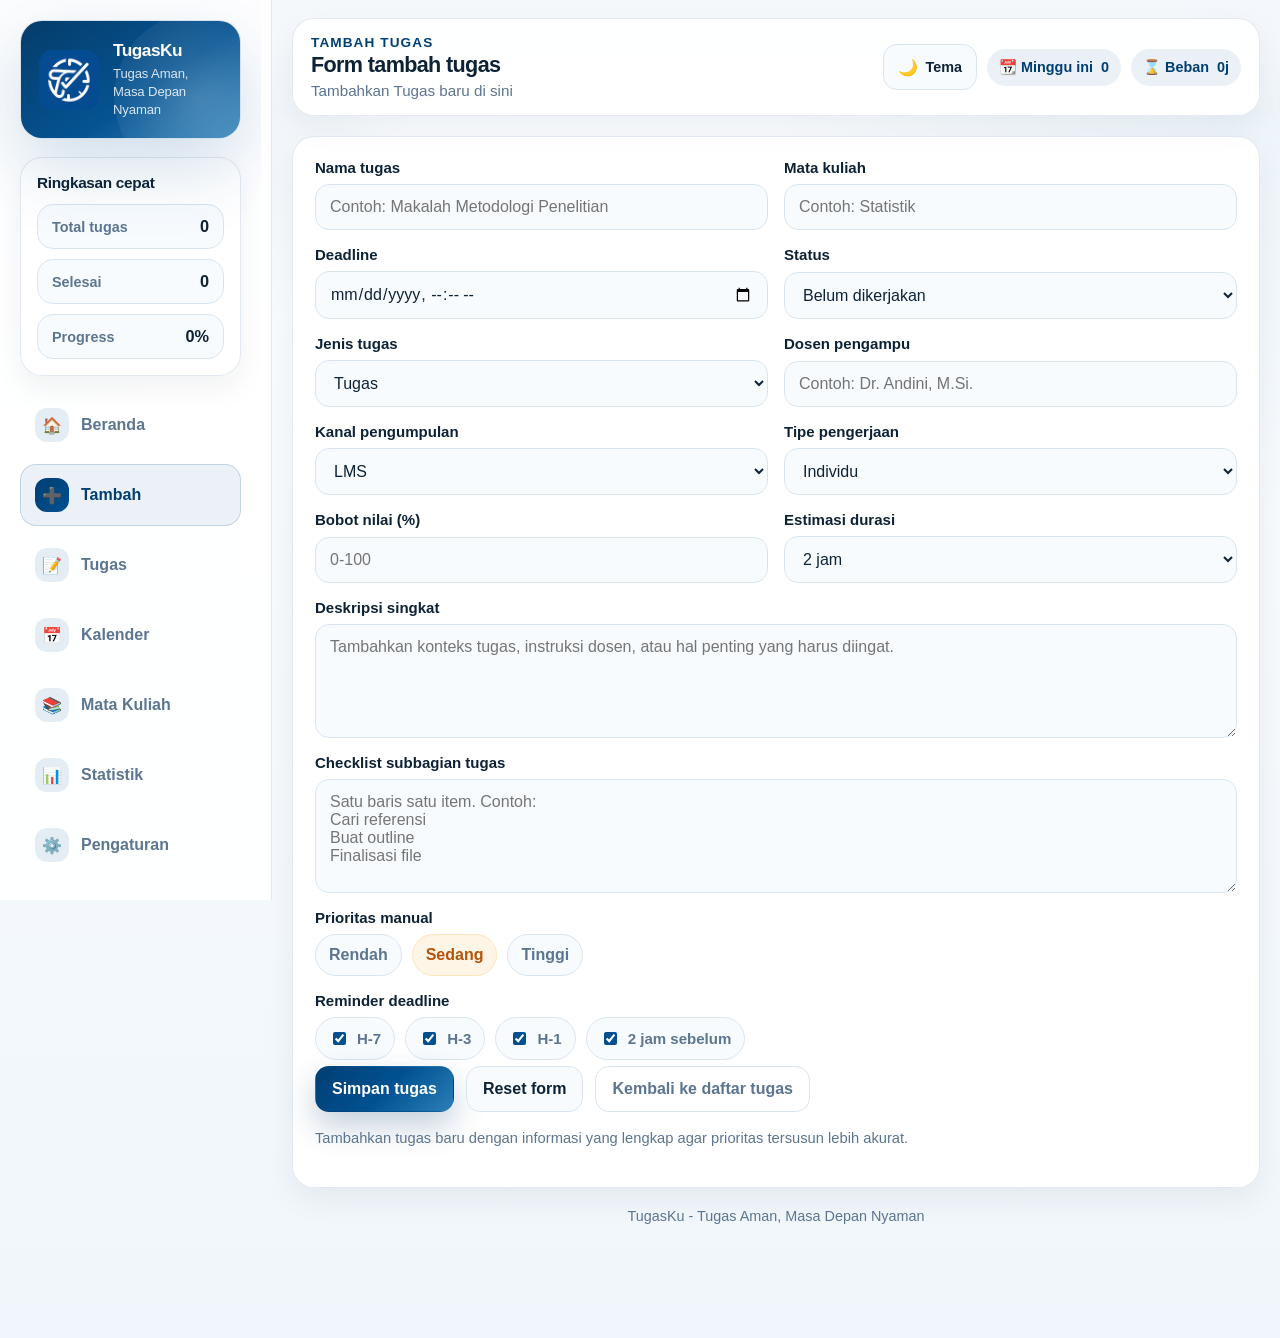
<file: tambah.html>
<!DOCTYPE html>
<html lang="id">
<head>
  <meta charset="UTF-8" />
  <meta name="viewport" content="width=device-width, initial-scale=1, viewport-fit=cover" />
  <meta name="mobile-web-app-capable" content="yes" />
  <meta name="apple-mobile-web-app-capable" content="yes" />
  <meta name="apple-mobile-web-app-status-bar-style" content="black-translucent" />
  <meta name="apple-mobile-web-app-title" content="TugasKu" />
  <meta name="application-name" content="TugasKu" />
  <meta name="theme-color" content="#005090" />
  <meta name="description" content="TugasKu adalah PWA manajemen tugas mahasiswa dengan tampilan profesional, responsif, dan nyaman dipakai di desktop maupun HP." />
  <link rel="icon" href="icons/icon-192x192-A.png" type="image/png" />
  <link rel="apple-touch-icon" href="icons/icon-192x192-A.png" />
  <link rel="manifest" href="manifest.json?v=17" />
  <link rel="stylesheet" href="assets/app.css" />
  <title>TugasKu — Form tambah tugas</title>
</head>
<body data-page="form">
  <div class="page-shell">
    <aside class="sidebar" id="sidebar">
      <div class="brand-card">
        <div class="brand-row">
          <div class="brand-logo"><span>TK</span></div>
          <div>
            <div class="brand-title">TugasKu</div>
            <div class="brand-subtitle">Tugas Aman, Masa Depan Nyaman</div>
          </div>
        </div>
      </div>
      <div class="sidebar-card">
        <h3>Ringkasan cepat</h3>
        <div class="sidebar-stats">
          <div class="mini-stat"><span>Total tugas</span><strong id="sidebarTotal">0</strong></div>
          <div class="mini-stat"><span>Selesai</span><strong id="sidebarCompleted">0</strong></div>
          <div class="mini-stat"><span>Progress</span><strong id="sidebarProgress">0%</strong></div>
        </div>
      </div>
      <nav class="nav-list" aria-label="Navigasi utama">
        <a class="nav-link" data-nav="dashboard" data-close-sidebar href="index.html"><span class="nav-badge">🏠</span><span>Beranda</span></a>
<a class="nav-link" data-nav="form" data-close-sidebar href="tambah.html"><span class="nav-badge">➕</span><span>Tambah</span></a>
<a class="nav-link" data-nav="tasks" data-close-sidebar href="tugas.html"><span class="nav-badge">📝</span><span>Tugas</span></a>
<a class="nav-link" data-nav="calendar" data-close-sidebar href="kalender.html"><span class="nav-badge">📅</span><span>Kalender</span></a>
<a class="nav-link" data-nav="courses" data-close-sidebar href="mata-kuliah.html"><span class="nav-badge">📚</span><span>Mata Kuliah</span></a>
<a class="nav-link" data-nav="stats" data-close-sidebar href="statistik.html"><span class="nav-badge">📊</span><span>Statistik</span></a>
<a class="nav-link" data-nav="settings" data-close-sidebar href="pengaturan.html"><span class="nav-badge">⚙️</span><span>Pengaturan</span></a>
      </nav>
      <div class="sidebar-actions">
        <button class="btn-secondary" id="installBtn" type="button" style="display:none;">Install aplikasi</button>
        <button class="btn-ghost" type="button" onclick="requestNotificationPermission()">Aktifkan notifikasi</button>
      </div>
    </aside>

    <main class="main-area">
      <div class="topbar-wrap">
        <div class="topbar">
          <div class="topbar-left">
            <button class="menu-btn" id="menuBtn" aria-label="Buka menu">☰</button>
            <div>
              <div class="page-kicker">Tambah tugas</div>
              <h1 class="page-title">Form tambah tugas</h1>
                <p class="page-subtitle">Tambahkan Tugas baru di sini</p>
            </div>
          </div>
          <div class="topbar-actions">
            <button class="theme-toggle" id="themeToggle" type="button" aria-label="Ganti tema">🌙<span>Tema</span></button>
            <div class="chip">📆 Minggu ini <strong id="chipDueCount">0</strong></div>
            <div class="chip">⌛ Beban <strong id="chipLoadCount">0j</strong></div>
          </div>
        </div>
      </div>
      <div class="content">
        
<section class="panel">
  <form id="taskForm">
    <div class="form-grid">
      <div class="form-group"><label for="taskInput">Nama tugas</label><input class="input" type="text" id="taskInput" placeholder="Contoh: Makalah Metodologi Penelitian" required /></div>
      <div class="form-group"><label for="subjectInput">Mata kuliah</label><input class="input" type="text" id="subjectInput" list="subjectSuggestions" placeholder="Contoh: Statistik" /><datalist id="subjectSuggestions"></datalist></div>
      <div class="form-group"><label for="deadlineInput">Deadline</label><input class="input" type="datetime-local" id="deadlineInput" /></div>
      <div class="form-group"><label for="statusInput">Status</label><select id="statusInput"><option value="belum">Belum dikerjakan</option><option value="progress">Sedang dikerjakan</option><option value="revisi">Revisi</option><option value="selesai">Selesai</option></select></div>
      <div class="form-group"><label for="typeInput">Jenis tugas</label><select id="typeInput"><option>Tugas</option><option>Makalah</option><option>Kuis</option><option>Presentasi</option><option>Praktikum</option><option>Proyek</option><option>Ujian</option></select></div>
      <div class="form-group"><label for="lecturerInput">Dosen pengampu</label><input class="input" type="text" id="lecturerInput" placeholder="Contoh: Dr. Andini, M.Si." /></div>
      <div class="form-group"><label for="channelInput">Kanal pengumpulan</label><select id="channelInput"><option>LMS</option><option>Google Classroom</option><option>Email</option><option>WhatsApp</option><option>Presentasi kelas</option><option>Offline</option></select></div>
      <div class="form-group"><label for="modeInput">Tipe pengerjaan</label><select id="modeInput"><option>Individu</option><option>Kelompok</option></select></div>
      <div class="form-group"><label for="weightInput">Bobot nilai (%)</label><input class="input" type="number" id="weightInput" min="0" max="100" placeholder="0-100" /></div>
      <div class="form-group"><label for="estimateInput">Estimasi durasi</label><select id="estimateInput"><option value="30">30 menit</option><option value="60">1 jam</option><option value="120" selected>2 jam</option><option value="180">3 jam</option><option value="240">4 jam</option><option value="300">5 jam</option><option value="480">8 jam</option></select></div>
      <div class="form-group full"><label for="descriptionInput">Deskripsi singkat</label><textarea id="descriptionInput" placeholder="Tambahkan konteks tugas, instruksi dosen, atau hal penting yang harus diingat."></textarea></div>
      <div class="form-group full"><label for="checklistInput">Checklist subbagian tugas</label><textarea id="checklistInput" placeholder="Satu baris satu item. Contoh:
Cari referensi
Buat outline
Finalisasi file"></textarea></div>
      <div class="form-group full"><label>Prioritas manual</label><div class="priority-row"><button class="priority-btn low" type="button" data-priority="low" onclick="setPriority('low')">Rendah</button><button class="priority-btn medium active" type="button" data-priority="medium" onclick="setPriority('medium')">Sedang</button><button class="priority-btn high" type="button" data-priority="high" onclick="setPriority('high')">Tinggi</button></div></div>
      <div class="form-group full"><label>Reminder deadline</label><div class="reminder-row"><label class="check-pill"><input class="reminder-check" type="checkbox" value="10080" /> H-7</label><label class="check-pill"><input class="reminder-check" type="checkbox" value="4320" /> H-3</label><label class="check-pill"><input class="reminder-check" type="checkbox" value="1440" /> H-1</label><label class="check-pill"><input class="reminder-check" type="checkbox" value="120" /> 2 jam sebelum</label></div></div>
    </div>
    <div class="form-actions">
      <button class="btn" type="submit" id="submitTaskText">Simpan tugas</button>
      <button class="btn-secondary" type="button" onclick="resetForm()">Reset form</button>
      <a class="btn-ghost" href="tugas.html">Kembali ke daftar tugas</a>
    </div>
    <p class="helper-text" id="formStateText">Tambahkan tugas baru dengan informasi yang lengkap agar prioritas tersusun lebih akurat.</p>
  </form>
</section>

        <div class="footer-note">TugasKu - Tugas Aman, Masa Depan Nyaman</div>
      </div>
    </main>
  </div>

  <div class="overlay" id="overlay"></div>
  <nav class="mobile-nav" aria-label="Navigasi bawah"><a class="mobile-link" data-nav="dashboard" href="index.html"><span class="nav-badge">🏠</span><span>Beranda</span></a>
<a class="mobile-link" data-nav="form" href="tambah.html"><span class="nav-badge">➕</span><span>Tambah</span></a>
<a class="mobile-link" data-nav="tasks" href="tugas.html"><span class="nav-badge">📝</span><span>Tugas</span></a>
<a class="mobile-link" data-nav="calendar" href="kalender.html"><span class="nav-badge">📅</span><span>Kalender</span></a>
<a class="mobile-link" data-nav="settings" href="pengaturan.html"><span class="nav-badge">⚙️</span><span>Pengaturan</span></a></nav>
  <script src="assets/app.js"></script>
</body>
</html>
</file>
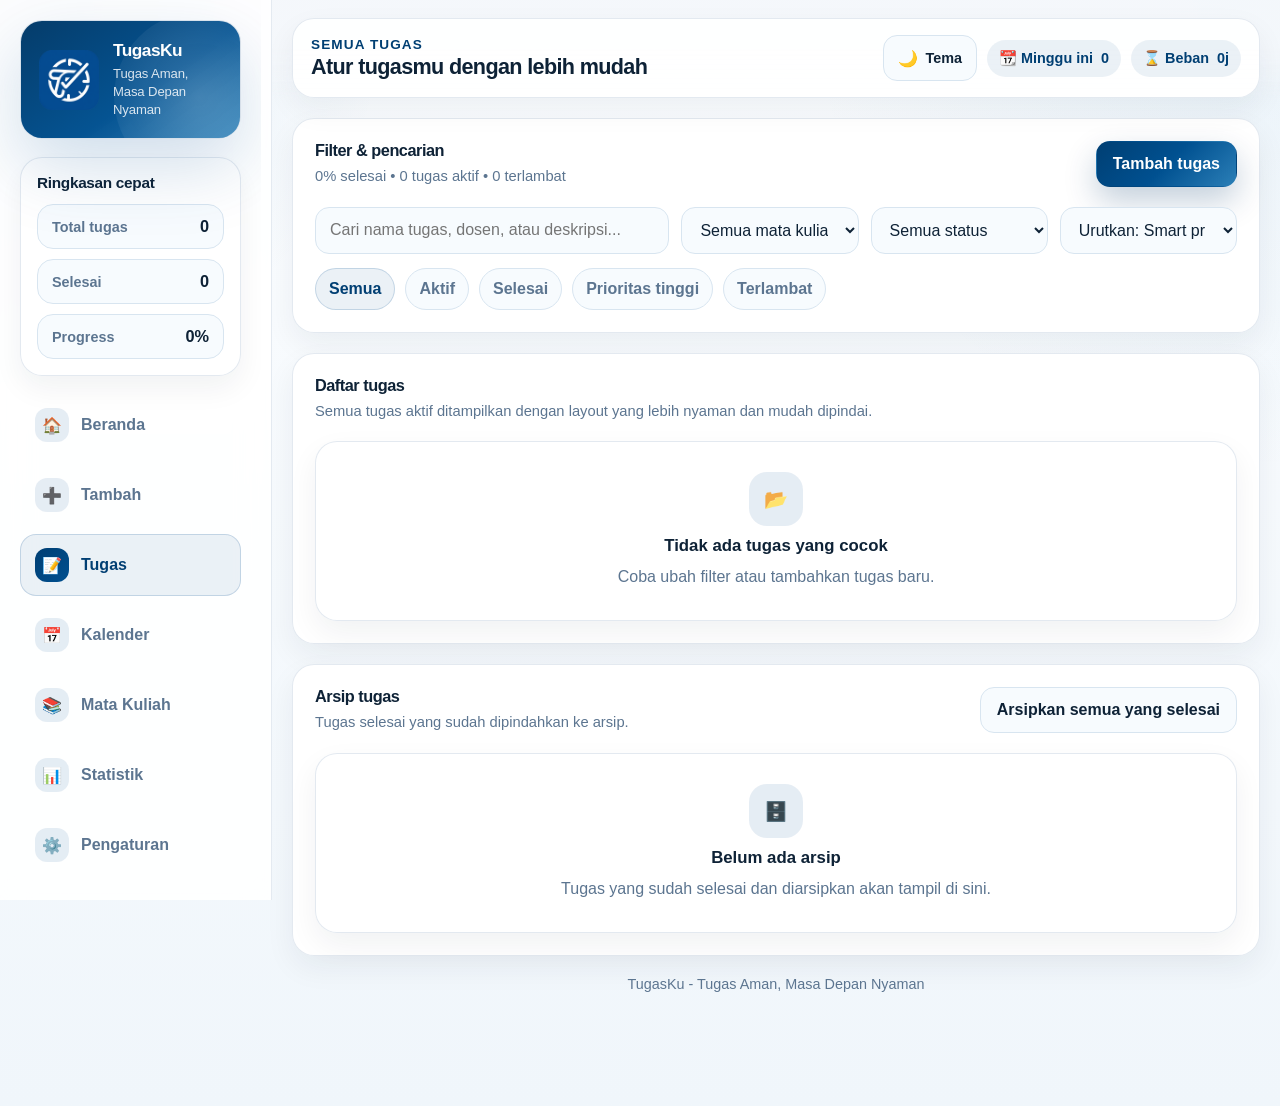
<file: tugas.html>
<!DOCTYPE html>
<html lang="id">
<head>
  <meta charset="UTF-8" />
  <meta name="viewport" content="width=device-width, initial-scale=1, viewport-fit=cover" />
  <meta name="mobile-web-app-capable" content="yes" />
  <meta name="apple-mobile-web-app-capable" content="yes" />
  <meta name="apple-mobile-web-app-status-bar-style" content="black-translucent" />
  <meta name="apple-mobile-web-app-title" content="TugasKu" />
  <meta name="application-name" content="TugasKu" />
  <meta name="theme-color" content="#005090" />
  <meta name="description" content="TugasKu adalah PWA manajemen tugas mahasiswa dengan tampilan profesional, responsif, dan nyaman dipakai di desktop maupun HP." />
  <link rel="icon" href="icons/icon-192x192-A.png" type="image/png" />
  <link rel="apple-touch-icon" href="icons/icon-192x192-A.png" />
  <link rel="manifest" href="manifest.json?v=17" />
  <link rel="stylesheet" href="assets/app.css" />
  <title>TugasKu — Kelola seluruh tugas di sini</title>
</head>
<body data-page="tasks">
  <div class="page-shell">
    <aside class="sidebar" id="sidebar">
      <div class="brand-card">
        <div class="brand-row">
          <div class="brand-logo"><span>TK</span></div>
          <div>
            <div class="brand-title">TugasKu</div>
            <div class="brand-subtitle">Tugas Aman, Masa Depan Nyaman</div>
          </div>
        </div>
      </div>
      <div class="sidebar-card">
        <h3>Ringkasan cepat</h3>
        <div class="sidebar-stats">
          <div class="mini-stat"><span>Total tugas</span><strong id="sidebarTotal">0</strong></div>
          <div class="mini-stat"><span>Selesai</span><strong id="sidebarCompleted">0</strong></div>
          <div class="mini-stat"><span>Progress</span><strong id="sidebarProgress">0%</strong></div>
        </div>
      </div>
      <nav class="nav-list" aria-label="Navigasi utama">
        <a class="nav-link" data-nav="dashboard" data-close-sidebar href="index.html"><span class="nav-badge">🏠</span><span>Beranda</span></a>
<a class="nav-link" data-nav="form" data-close-sidebar href="tambah.html"><span class="nav-badge">➕</span><span>Tambah</span></a>
<a class="nav-link" data-nav="tasks" data-close-sidebar href="tugas.html"><span class="nav-badge">📝</span><span>Tugas</span></a>
<a class="nav-link" data-nav="calendar" data-close-sidebar href="kalender.html"><span class="nav-badge">📅</span><span>Kalender</span></a>
<a class="nav-link" data-nav="courses" data-close-sidebar href="mata-kuliah.html"><span class="nav-badge">📚</span><span>Mata Kuliah</span></a>
<a class="nav-link" data-nav="stats" data-close-sidebar href="statistik.html"><span class="nav-badge">📊</span><span>Statistik</span></a>
<a class="nav-link" data-nav="settings" data-close-sidebar href="pengaturan.html"><span class="nav-badge">⚙️</span><span>Pengaturan</span></a>
      </nav>
      <div class="sidebar-actions">
        <button class="btn-secondary" id="installBtn" type="button" style="display:none;">Install aplikasi</button>
        <button class="btn-ghost" type="button" onclick="requestNotificationPermission()">Aktifkan notifikasi</button>
      </div>
    </aside>

    <main class="main-area">
      <div class="topbar-wrap">
        <div class="topbar">
          <div class="topbar-left">
            <button class="menu-btn" id="menuBtn" aria-label="Buka menu">☰</button>
            <div>
              <div class="page-kicker">Semua tugas</div>
              <h1 class="page-title">Atur tugasmu dengan lebih mudah</h1>
            </div>
          </div>
          <div class="topbar-actions">
            <button class="theme-toggle" id="themeToggle" type="button" aria-label="Ganti tema">🌙<span>Tema</span></button>
            <div class="chip">📆 Minggu ini <strong id="chipDueCount">0</strong></div>
            <div class="chip">⌛ Beban <strong id="chipLoadCount">0j</strong></div>
          </div>
        </div>
      </div>
      <div class="content">
        
<section class="panel">
  <div class="panel-head">
    <div>
      <h3>Filter & pencarian</h3>
      <p id="taskSummaryText">0% selesai • 0 tugas aktif • 0 terlambat</p>
    </div>
    <a class="btn" href="tambah.html">Tambah tugas</a>
  </div>
  <div class="filters">
    <input class="input" type="search" id="searchInput" placeholder="Cari nama tugas, dosen, atau deskripsi..." />
    <select id="subjectFilter"><option value="all">Semua mata kuliah</option></select>
    <select id="statusFilter"><option value="all">Semua status</option><option value="belum">Belum dikerjakan</option><option value="progress">Sedang dikerjakan</option><option value="revisi">Revisi</option><option value="selesai">Selesai</option></select>
    <select id="sortFilter"><option value="smart">Urutkan: Smart priority</option><option value="deadline">Urutkan: Deadline</option><option value="newest">Urutkan: Terbaru</option><option value="subject">Urutkan: Mata kuliah</option></select>
  </div>
  <div class="tab-row" style="margin-top:14px;">
    <button class="tab-btn active" type="button" data-filter="all">Semua</button>
    <button class="tab-btn" type="button" data-filter="active">Aktif</button>
    <button class="tab-btn" type="button" data-filter="completed">Selesai</button>
    <button class="tab-btn" type="button" data-filter="high">Prioritas tinggi</button>
    <button class="tab-btn" type="button" data-filter="overdue">Terlambat</button>
  </div>
</section>

<section class="panel">
  <div class="panel-head"><div><h3>Daftar tugas</h3><p>Semua tugas aktif ditampilkan dengan layout yang lebih nyaman dan mudah dipindai.</p></div></div>
  <div class="list" id="taskList"></div>
</section>

<section class="panel">
  <div class="panel-head"><div><h3>Arsip tugas</h3><p>Tugas selesai yang sudah dipindahkan ke arsip.</p></div><button class="btn-secondary" type="button" onclick="archiveCompletedTasks()">Arsipkan semua yang selesai</button></div>
  <div class="list" id="archiveList"></div>
</section>

        <div class="footer-note">TugasKu - Tugas Aman, Masa Depan Nyaman</div>
      </div>
    </main>
  </div>

  <div class="overlay" id="overlay"></div>
  <nav class="mobile-nav" aria-label="Navigasi bawah"><a class="mobile-link" data-nav="dashboard" href="index.html"><span class="nav-badge">🏠</span><span>Beranda</span></a>
<a class="mobile-link" data-nav="form" href="tambah.html"><span class="nav-badge">➕</span><span>Tambah</span></a>
<a class="mobile-link" data-nav="tasks" href="tugas.html"><span class="nav-badge">📝</span><span>Tugas</span></a>
<a class="mobile-link" data-nav="calendar" href="kalender.html"><span class="nav-badge">📅</span><span>Kalender</span></a>
<a class="mobile-link" data-nav="settings" href="pengaturan.html"><span class="nav-badge">⚙️</span><span>Pengaturan</span></a></nav>
  <script src="assets/app.js"></script>
</body>
</html>
</file>
<file: assets/app.css>
:root {
  --primary: #005090;
  --primary-dark: #003f73;
  --secondary: #2b7fb7;
  --accent: #8cbfde;
  --bg: #f0f6fb;
  --surface: #ffffff;
  --surface-soft: #f7fbfe;
  --border: #d8e5f0;
  --border-strong: #c4d8e7;
  --text: #0e2236;
  --muted: #5c7590;
  --success: #16a34a;
  --danger: #dc2626;
  --warning: #f59e0b;
  --shadow-sm: 0 12px 30px rgba(14, 34, 54, 0.06);
  --shadow-md: 0 18px 45px rgba(14, 34, 54, 0.08);
  --shadow-lg: 0 28px 70px rgba(0, 80, 144, 0.18);
  --radius-sm: 16px;
  --radius-md: 22px;
  --radius-lg: 28px;
  --sidebar-width: 272px;
  --topbar-height: 78px;
  --mobile-nav-height: 80px;
}

* { box-sizing: border-box; }
html { scroll-behavior: smooth; }
body {
  margin: 0;
  font-family: Inter, -apple-system, BlinkMacSystemFont, "Segoe UI", Roboto, sans-serif;
  color: var(--text);
  background:
    radial-gradient(circle at top left, rgba(0,80,144,.13), transparent 23%),
    radial-gradient(circle at top right, rgba(43,127,183,.08), transparent 28%),
    linear-gradient(180deg, #fbfdff, var(--bg));
  min-height: 100vh;
  -webkit-font-smoothing: antialiased;
  text-rendering: optimizeLegibility;
}
body.no-scroll { overflow: hidden; }
a { color: inherit; text-decoration: none; }
button, input, select, textarea { font: inherit; }
button { border: 0; background: none; cursor: pointer; }
img { max-width: 100%; display: block; }

.page-shell {
  min-height: 100vh;
  display: grid;
  grid-template-columns: var(--sidebar-width) minmax(0,1fr);
}

.sidebar {
  position: sticky;
  top: 0;
  align-self: start;
  height: 100dvh;
  min-height: 100vh;
  padding: max(20px, env(safe-area-inset-top)) 20px max(20px, env(safe-area-inset-bottom));
  background: rgba(255,255,255,.9);
  backdrop-filter: blur(16px);
  border-right: 1px solid rgba(226, 232, 240, .9);
  display: flex;
  flex-direction: column;
  gap: 18px;
  overflow-y: auto;
  overflow-x: hidden;
  overscroll-behavior: contain;
  scrollbar-gutter: stable;
  z-index: 20;
}
.sidebar > * { flex-shrink: 0; }

.brand-card,
.sidebar-card,
.topbar,
.panel,
.hero-card,
.stat-card,
.task-card,
.calendar-card,
.course-card,
.settings-card,
.empty-state,
.offline-card {
  background: rgba(255,255,255,.96);
  border: 1px solid rgba(226, 232, 240, .95);
  border-radius: var(--radius-md);
  box-shadow: var(--shadow-sm);
  transition: transform .22s ease, box-shadow .22s ease, border-color .22s ease;
}

.brand-card {
  padding: 18px;
  background: linear-gradient(145deg, rgba(0,56,103,.98), rgba(0,80,144,.98) 58%, rgba(43,127,183,.95));
  color: #fff;
  position: relative;
  overflow: hidden;
  box-shadow: var(--shadow-lg);
}
.brand-card::after {
  content: "";
  position: absolute;
  right: -44px;
  bottom: -44px;
  width: 170px;
  height: 170px;
  border-radius: 50%;
  background: radial-gradient(circle, rgba(255,255,255,.18), rgba(255,255,255,0));
}
.brand-card {
  padding: 20px 18px;
}

.brand-row {
  display: grid;
  grid-template-columns: 60px minmax(0, 1fr);
  align-items: center;
  column-gap: 14px;
  position: relative;
  z-index: 1;
}

.brand-logo {
  width: 60px;
  height: 60px;
  display: block;
  flex-shrink: 0;
  position: relative;
  background-color: transparent;
  background-image: url("../icons/icon-512x512-B.png");
  background-repeat: no-repeat;
  background-position: center;
  background-size: contain;
  border: none;
  box-shadow: none;
  overflow: hidden;
}

.brand-logo span {
  position: absolute;
  width: 1px;
  height: 1px;
  padding: 0;
  margin: -1px;
  overflow: hidden;
  white-space: nowrap;
  border: 0;
  clip: rect(0, 0, 0, 0);
}

.brand-row > div:last-child {
  min-width: 0;
  display: flex;
  flex-direction: column;
  justify-content: center;
}

.brand-title {
  margin: 0;
  font-size: 1.08rem;
  font-weight: 800;
  line-height: 1.05;
  letter-spacing: -0.03em;
}

.brand-subtitle {
  margin-top: 6px;
  color: rgba(255,255,255,.84);
  font-size: .82rem;
  line-height: 1.35;
  letter-spacing: -0.01em;
  max-width: 190px;
}
.brand-copy { margin-top: 14px; color: rgba(255,255,255,.84); font-size: .92rem; line-height: 1.65; position:relative; z-index:1; }

.sidebar-card { padding: 16px; }
.sidebar-card h3 {
  margin: 0 0 12px;
  font-size: .96rem;
  letter-spacing: -.02em;
}
.sidebar-stats { display:grid; gap:10px; }
.mini-stat {
  display:flex; align-items:center; justify-content:space-between; gap: 12px;
  padding: 12px 14px;
  border-radius: 16px;
  background: var(--surface-soft);
  border: 1px solid var(--border);
}
.mini-stat span { color: var(--muted); font-size: .9rem; font-weight: 600; }
.mini-stat strong { font-size: 1.02rem; }

.nav-list { display:grid; gap:8px; }
.nav-link {
  display:flex; align-items:center; gap:12px;
  padding: 13px 14px;
  border-radius: 16px;
  color: var(--muted);
  font-weight: 600;
  border: 1px solid transparent;
  transition: .2s ease;
}
.nav-link:hover { color: var(--text); background: rgba(241,245,249,.95); border-color: var(--border); }
.nav-link.active {
  color: var(--primary-dark);
  background: rgba(0,80,144,.08);
  border-color: rgba(0,80,144,.18);
}
.nav-badge {
  width: 34px; height: 34px; border-radius: 12px;
  display:grid; place-items:center;
  background: rgba(0,80,144,.10); color: var(--primary-dark); font-size: 1rem;
}
.nav-link.active .nav-badge { background: linear-gradient(135deg, var(--primary-dark), var(--primary)); color:#fff; }
.sidebar-actions { margin-top: auto; display:grid; gap:10px; padding-top: 6px; }

.main-area {
  min-width: 0;
  display: flex;
  flex-direction: column;
}


.content > * {
  animation: pageFade .28s ease both;
}

@keyframes pageFade {
  from { opacity: 0; transform: translateY(10px); }
  to { opacity: 1; transform: translateY(0); }
}

.sidebar::-webkit-scrollbar {
  width: 10px;
}
.sidebar::-webkit-scrollbar-thumb {
  background: rgba(148,163,184,.38);
  border-radius: 999px;
  border: 2px solid transparent;
  background-clip: padding-box;
}
.sidebar::-webkit-scrollbar-track {
  background: transparent;
}

.topbar-wrap {
  position: sticky;
  top: 0;
  z-index: 15;
  padding: 18px 20px 0;
  background: linear-gradient(180deg, rgba(244,247,251,.95) 50%, rgba(244,247,251,0));
  backdrop-filter: blur(12px);
}
.topbar {
  min-height: var(--topbar-height);
  padding: 16px 18px;
  display:flex; align-items:center; gap:16px; justify-content:space-between;
}
.topbar-left { display:flex; align-items:center; gap:14px; min-width:0; }
.menu-btn {
  width: 44px; height: 44px; border-radius: 14px; display:none;
  align-items:center; justify-content:center; background: var(--surface-soft); border:1px solid var(--border);
  font-size: 1.2rem;
}
.page-kicker { color: var(--primary-dark); font-weight: 700; font-size: .85rem; text-transform: uppercase; letter-spacing: .08em; }
.page-title { margin: 2px 0 0; font-size: 1.35rem; letter-spacing: -.03em; }
.page-subtitle { margin: 4px 0 0; color: var(--muted); font-size: .95rem; }
.topbar-actions { display:flex; align-items:center; gap:10px; flex-wrap:wrap; justify-content:flex-end; }
.search-box {
  display:flex; align-items:center; gap:10px;
  min-width: 260px;
  padding: 12px 14px;
  border-radius: 16px;
  border: 1px solid var(--border);
  background: var(--surface-soft);
}
.search-box input { width:100%; border:none; background:transparent; outline:none; color:var(--text); }
.chip {
  display:inline-flex; align-items:center; gap:8px;
  padding: 10px 12px;
  border-radius: 999px;
  background: rgba(0,80,144,.08);
  color: var(--primary-dark);
  font-size: .9rem;
  font-weight: 600;
}

.content {
  padding: 20px 20px calc(var(--mobile-nav-height) + 28px);
  display:grid; gap:20px;
}

.hero-grid { display:grid; grid-template-columns: 1.35fr .95fr; gap:20px; }
.hero-card {
  padding: 26px;
  background:
    linear-gradient(135deg, rgba(42,76,124,.96), rgba(76,111,164,.95) 58%, rgba(108,149,190,.93)),
    #40689d;
  color: #fff;
  box-shadow: 0 24px 56px rgba(42, 76, 124, 0.18);
}

.hero-card .eyebrow {
  display:inline-flex; align-items:center; gap:8px;
  padding: 8px 12px;
  border-radius: 999px;
  background: rgba(255,255,255,.10);
  border: 1px solid rgba(255,255,255,.16);
  font-size: .86rem;
  font-weight: 700;
}

.hero-card h2 { margin: 16px 0 10px; font-size: clamp(1.7rem, 3vw, 2.4rem); letter-spacing: -.05em; line-height: 1.1; }
.hero-card p { margin:0; color: rgba(255,255,255,.88); line-height:1.75; max-width: 62ch; }
.hero-actions { display:flex; gap:12px; flex-wrap:wrap; margin-top:22px; }
.hero-stats { display:grid; grid-template-columns: repeat(2, 1fr); gap:12px; margin-top:22px; }

.hero-card .btn {
  background: linear-gradient(135deg, rgba(31,60,102,.92), rgba(55,89,136,.92));
  border: 1px solid rgba(255,255,255,.10);
  box-shadow: 0 10px 24px rgba(31,60,102,.18);
}

.hero-card .btn-secondary {
  background: rgba(255,255,255,.94);
  border-color: rgba(255,255,255,.24);
  color: #17314f;
}

.hero-mini {
  padding: 14px;
  border-radius: 18px;
  border: 1px solid rgba(255,255,255,.14);
  background: rgba(255,255,255,.08);
  backdrop-filter: blur(6px);
}

.hero-mini strong { display:block; font-size: 1.05rem; }
.hero-mini span { color: rgba(255,255,255,.82); font-size: .88rem; }

.panel { padding: 22px; }

.panel:hover,
.stat-card:hover,
.calendar-card:hover,
.course-card:hover,
.settings-card:hover {
  transform: translateY(-2px);
  box-shadow: var(--shadow-md);
}
.panel-head {
  display:flex; align-items:flex-start; justify-content:space-between; gap:14px; margin-bottom: 18px;
}
.panel-head h3 { margin:0; font-size: 1.02rem; letter-spacing: -.03em; }
.panel-head p { margin:5px 0 0; color: var(--muted); font-size: .92rem; line-height: 1.6; }

.grid-5, .grid-4, .grid-3, .grid-2 { display:grid; gap:16px; }
.grid-5 { grid-template-columns: repeat(5, 1fr); }
.grid-4 { grid-template-columns: repeat(4, 1fr); }
.grid-3 { grid-template-columns: repeat(3, 1fr); }
.grid-2 { grid-template-columns: repeat(2, 1fr); }

.stat-card { padding: 18px; }
.stat-label { color: var(--muted); font-size: .92rem; font-weight: 600; }
.stat-value { margin-top: 8px; font-size: 1.8rem; font-weight: 800; letter-spacing: -.05em; }
.stat-note { margin-top: 8px; color: var(--muted); font-size: .88rem; }

.btn, .btn-secondary, .btn-ghost, .btn-danger, .btn-success {
  display:inline-flex; align-items:center; justify-content:center; gap:10px;
  min-height: 46px; padding: 0 16px; border-radius: 14px; font-weight:700;
  border: 1px solid transparent; transition: .2s ease;
}
.btn { color:#fff; background: linear-gradient(135deg, var(--primary-dark), var(--primary), var(--secondary)); box-shadow: 0 14px 32px rgba(0,56,103,.24); }
.btn-secondary { background: var(--surface-soft); border-color: var(--border); color: var(--text); }
.btn-ghost { background: transparent; border-color: var(--border); color: var(--muted); }
.btn-success { background: rgba(22,163,74,.12); color: var(--success); border-color: rgba(22,163,74,.16); }
.btn-danger { background: rgba(220,38,38,.1); color: var(--danger); border-color: rgba(220,38,38,.15); }
.btn:hover, .btn-secondary:hover, .btn-ghost:hover, .btn-success:hover, .btn-danger:hover { transform: translateY(-1px); }

.quick-actions { display:grid; grid-template-columns: repeat(4, 1fr); gap:14px; }
.quick-card {
  padding: 18px;
  border-radius: 18px;
  background: var(--surface-soft);
  border: 1px solid var(--border);
  transition: .2s ease;
}
.quick-card:hover { transform: translateY(-2px); box-shadow: var(--shadow-sm); }
.quick-card strong { display:block; font-size: 1rem; margin-top: 10px; }
.quick-card p { margin:6px 0 0; color: var(--muted); font-size: .9rem; line-height:1.6; }
.quick-card .icon-box {
  width: 42px; height: 42px; border-radius: 14px; display:grid; place-items:center;
  background: rgba(0,80,144,.12); color: var(--primary-dark); font-size: 1.1rem;
}

.list { display:grid; gap:14px; }
.task-card {
  padding: 18px;
  display:grid;
  grid-template-columns: auto minmax(0,1fr) auto;
  gap:16px;
}
.task-check {
  width: 28px; height: 28px; margin-top: 4px;
  border-radius: 999px; border: 2px solid var(--border-strong); display:grid; place-items:center;
  font-size: .9rem; color:#fff; background:#fff;
}
.task-check.checked { background: var(--success); border-color: var(--success); }
.task-head { display:flex; align-items:flex-start; justify-content:space-between; gap:14px; }
.task-subject { color: var(--primary-dark); font-size: .85rem; font-weight: 700; text-transform: uppercase; letter-spacing: .08em; }
.task-title { margin-top: 6px; font-size: 1.08rem; font-weight: 750; letter-spacing: -.03em; }
.task-title.completed { text-decoration: line-through; color: var(--muted); }
.task-desc { margin-top: 8px; color: var(--muted); line-height: 1.7; font-size: .94rem; }
.task-meta, .task-extra {
  margin-top: 12px; display:flex; flex-wrap:wrap; gap:9px;
}
.pill {
  display:inline-flex; align-items:center; gap:8px; padding: 9px 12px;
  border-radius: 999px; background: var(--surface-soft); border: 1px solid var(--border);
  font-size: .86rem; color: var(--muted); font-weight: 600;
}
.pill.high { background: rgba(220,38,38,.08); border-color: rgba(220,38,38,.16); color: var(--danger); }
.pill.medium { background: rgba(245,158,11,.1); border-color: rgba(245,158,11,.18); color: #b45309; }
.pill.low { background: rgba(22,163,74,.1); border-color: rgba(22,163,74,.16); color: var(--success); }
.pill.status-selesai { background: rgba(22,163,74,.12); color: var(--success); border-color: rgba(22,163,74,.16); }
.pill.status-revisi { background: rgba(245,158,11,.1); color: #b45309; border-color: rgba(245,158,11,.18); }
.pill.status-progress { background: rgba(0,80,144,.09); color: var(--primary-dark); border-color: rgba(0,80,144,.18); }
.pill.status-belum { background: rgba(15,23,42,.05); color: var(--muted); }
.deadline-danger { color: var(--danger); }
.deadline-warning { color: #b45309; }
.deadline-safe { color: var(--secondary); }
.task-actions { display:flex; flex-direction:column; gap:10px; min-width: 150px; }
.task-actions .btn-secondary, .task-actions .btn-danger, .task-actions .btn-success, .task-actions select { width:100%; }
.task-actions select,
.input,
textarea,
select {
  width:100%; border:1px solid var(--border); outline:none; border-radius: 14px;
  padding: 13px 14px; background: var(--surface-soft); color: var(--text);
}
textarea { min-height: 114px; resize: vertical; }
.input:focus, textarea:focus, select:focus { border-color: rgba(37,99,235,.42); box-shadow: 0 0 0 4px rgba(0,80,144,.12); }

.checklist { margin-top: 14px; display:grid; gap:10px; }
.check-item {
  display:flex; align-items:center; gap:10px; padding: 10px 12px;
  border-radius: 14px; background: var(--surface-soft); border:1px solid var(--border);
}
.check-item span.done { text-decoration: line-through; color: var(--muted); }

.filters {
  display:grid; grid-template-columns: 1.2fr repeat(3, minmax(0, .6fr)); gap:12px;
}
.tab-row { display:flex; flex-wrap:wrap; gap:10px; }
.tab-btn {
  display:inline-flex; align-items:center; gap:8px;
  padding: 11px 13px; border-radius: 999px;
  border: 1px solid var(--border); background: var(--surface-soft); color: var(--muted); font-weight:700;
}
.tab-btn.active { background: rgba(0,80,144,.08); color: var(--primary-dark); border-color: rgba(0,80,144,.18); }

.form-grid {
  display:grid; grid-template-columns: repeat(2, minmax(0,1fr)); gap:16px;
}
.form-group { display:grid; gap:8px; }
.form-group.full { grid-column: 1 / -1; }
.form-group label { font-weight: 700; font-size: .94rem; }
.priority-row, .reminder-row, .setting-pills { display:flex; flex-wrap:wrap; gap:10px; }
.priority-btn, .check-pill {
  display:inline-flex; align-items:center; gap:8px; padding: 11px 13px;
  border-radius: 999px; border:1px solid var(--border); background: var(--surface-soft); color: var(--muted); font-weight:700;
}
.priority-btn.active.high { background: rgba(220,38,38,.1); color: var(--danger); border-color: rgba(220,38,38,.18); }
.priority-btn.active.medium { background: rgba(245,158,11,.1); color: #b45309; border-color: rgba(245,158,11,.18); }
.priority-btn.active.low { background: rgba(22,163,74,.1); color: var(--success); border-color: rgba(22,163,74,.18); }
.check-pill input { accent-color: var(--primary); }
.form-actions { display:flex; gap:12px; flex-wrap:wrap; margin-top: 6px; }
.helper-text { color: var(--muted); font-size: .92rem; line-height:1.6; }

.calendar-grid, .course-grid { display:grid; grid-template-columns: repeat(3, 1fr); gap:16px; }
.calendar-card, .course-card, .settings-card { padding: 18px; }
.calendar-card.today { border-color: rgba(37,99,235,.3); box-shadow: var(--shadow-md); }
.calendar-date { display:flex; align-items:center; justify-content:space-between; gap:12px; margin-bottom: 14px; }
.calendar-date strong { font-size: 1rem; }
.calendar-list { display:grid; gap:10px; }
.calendar-item {
  padding: 12px 13px; border-radius: 14px; background: var(--surface-soft); border:1px solid var(--border);
}
.calendar-item strong { display:block; }
.calendar-item span { color: var(--muted); font-size: .9rem; display:block; margin-top: 4px; line-height:1.55; }

.course-card h3, .settings-card h3 { margin:0; font-size: 1rem; }
.course-card p, .settings-card p { margin:8px 0 0; color: var(--muted); line-height:1.65; font-size:.93rem; }
.course-meta { margin-top: 14px; display:flex; flex-wrap:wrap; gap:9px; }
.settings-stack { display:grid; gap:16px; }
.note-box {
  padding: 14px 16px; border-radius: 16px;
  background: rgba(0,80,144,.06); border: 1px solid rgba(0,80,144,.14); color: var(--primary-dark);
  line-height: 1.65; font-size: .93rem;
}

.empty-state { padding: 30px 22px; text-align:center; }
.empty-state h3 { margin: 10px 0 8px; font-size: 1.05rem; }
.empty-state p { margin:0; color: var(--muted); line-height:1.65; }
.empty-icon {
  width: 54px; height: 54px; border-radius: 18px; display:grid; place-items:center;
  margin: 0 auto; background: rgba(0,80,144,.10); color: var(--primary-dark); font-size:1.2rem;
}

.footer-note { color: var(--muted); text-align:center; font-size: .9rem; padding-bottom: 6px; }
.mobile-nav {
  display:none;
  position: fixed; left: 12px; right: 12px; bottom: 12px; z-index: 25;
  padding: 10px; border-radius: 24px;
  background: rgba(255,255,255,.92); backdrop-filter: blur(16px);
  border:1px solid rgba(226,232,240,.95); box-shadow: var(--shadow-md);
  grid-template-columns: repeat(5, 1fr); gap:8px;
  transition: transform .22s ease, opacity .22s ease, visibility .22s ease;
}
.mobile-link {
  display:grid; justify-items:center; gap:6px; padding: 10px 6px;
  border-radius: 16px; color: var(--muted); font-weight:700; font-size: .78rem;
}
.mobile-link .nav-badge { width: 32px; height: 32px; font-size: .95rem; }
.mobile-link.active { color: var(--primary-dark); background: rgba(0,80,144,.08); }
.mobile-link.active .nav-badge { background: linear-gradient(135deg, var(--primary-dark), var(--primary)); color:#fff; }
.overlay {
  display:none; position: fixed; inset:0; background: rgba(15,23,42,.35); z-index: 18;
}
.overlay.show { display:block; }

.simple-center {
  min-height: 100vh; display:grid; place-items:center; padding: 24px;
}
.offline-card { max-width: 720px; padding: 30px; text-align:center; }
.offline-card h1 { margin: 12px 0 10px; letter-spacing: -.04em; }
.offline-card p { color: var(--muted); line-height: 1.75; }



.theme-toggle {
  display:inline-flex; align-items:center; gap:8px;
  min-height:46px; padding:0 14px; border-radius:14px;
  background: var(--surface-soft); color: var(--text);
  border:1px solid var(--border); font-weight:700;
}
.theme-toggle span { font-size: .9rem; }
.theme-toggle:hover { transform: translateY(-1px); }

.theme-picker {
  display:flex; flex-wrap:wrap; gap:12px;
}
.theme-pill {
  display:inline-flex; align-items:center; gap:8px;
  padding:12px 14px; border-radius: 16px; border:1px solid var(--border);
  background: var(--surface-soft); color: var(--muted); font-weight:700;
}
.theme-pill input { accent-color: var(--primary); }
.theme-pill:has(input:checked) {
  background: rgba(0,80,144,.08); color: var(--primary-dark); border-color: rgba(0,80,144,.25);
}

.chart-card {
  padding: 18px; border-radius: 22px; border: 1px solid var(--border); background: var(--surface-soft);
}
.donut-chart {
  display:grid; grid-template-columns: auto 1fr; align-items:center; gap:22px;
}
.donut {
  --value: 0;
  width: 132px; height: 132px; border-radius: 50%;
  background: conic-gradient(var(--primary) calc(var(--value) * 1%), rgba(148,163,184,.18) 0);
  display:grid; place-items:center; flex-shrink:0;
}
.donut::before {
  content: ""; width: 92px; height: 92px; border-radius: 50%; background: var(--surface);
  box-shadow: inset 0 0 0 1px var(--border);
}
.donut-center {
  position:absolute; text-align:center;
}
.donut-wrap { position:relative; display:grid; place-items:center; }
.donut-center strong { display:block; font-size: 1.7rem; letter-spacing: -.05em; }
.donut-center span { color: var(--muted); font-size: .86rem; }
.legend-list, .bar-list { display:grid; gap:12px; }
.legend-item, .bar-item { display:grid; gap:8px; }
.legend-top, .bar-top { display:flex; align-items:center; justify-content:space-between; gap:12px; font-weight:700; }
.legend-left { display:flex; align-items:center; gap:10px; }
.legend-dot {
  width: 12px; height: 12px; border-radius: 999px;
}
.legend-dot.done { background: linear-gradient(135deg, var(--primary), var(--secondary)); }
.legend-dot.todo { background: rgba(148,163,184,.65); }
.bar-track {
  width:100%; height: 12px; border-radius: 999px; background: rgba(148,163,184,.18); overflow:hidden;
}
.bar-fill {
  height:100%; border-radius: 999px;
  background: linear-gradient(135deg, var(--primary), var(--secondary));
}
.bar-fill.high { background: linear-gradient(135deg, #dc2626, #f59e0b); }
.bar-fill.medium { background: linear-gradient(135deg, #f59e0b, #facc15); }
.bar-fill.low { background: linear-gradient(135deg, #10b981, #22c55e); }
.status-grid { display:grid; gap:12px; }
.status-row {
  display:grid; gap:8px;
}
.status-row .bar-fill.selesai { background: linear-gradient(135deg, #10b981, #22c55e); }
.status-row .bar-fill.progress { background: linear-gradient(135deg, #005090, #2b7fb7); }
.status-row .bar-fill.revisi { background: linear-gradient(135deg, #f59e0b, #f97316); }
.status-row .bar-fill.belum { background: linear-gradient(135deg, #94a3b8, #64748b); }
.micro-note { color: var(--muted); font-size: .88rem; line-height:1.6; }

[data-theme="dark"] {
  --primary: #4f9ad1;
  --primary-dark: #9ecbe8;
  --secondary: #72b6e3;
  --accent: #b9d9ef;
  --bg: #08121e;
  --surface: #0d1a2a;
  --surface-soft: #132338;
  --border: rgba(116,180,223,.18);
  --border-strong: rgba(158,203,232,.30);
  --text: #e8f4fc;
  --muted: #90a9c0;
  --shadow-sm: 0 16px 34px rgba(2,6,23,.45);
  --shadow-md: 0 24px 48px rgba(2,6,23,.55);
  --shadow-lg: 0 28px 70px rgba(0,80,144,.24);
}
[data-theme="dark"] body {
  background:
    radial-gradient(circle at top left, rgba(79,154,209,.12), transparent 25%),
    radial-gradient(circle at top right, rgba(114,182,227,.10), transparent 30%),
    linear-gradient(180deg, #07111a, #08121e);
}
[data-theme="dark"] .sidebar,
[data-theme="dark"] .brand-card,
[data-theme="dark"] .sidebar-card,
[data-theme="dark"] .topbar,
[data-theme="dark"] .panel,
[data-theme="dark"] .hero-card,
[data-theme="dark"] .stat-card,
[data-theme="dark"] .task-card,
[data-theme="dark"] .calendar-card,
[data-theme="dark"] .course-card,
[data-theme="dark"] .settings-card,
[data-theme="dark"] .empty-state,
[data-theme="dark"] .offline-card,
[data-theme="dark"] .mobile-nav {
  border-color: rgba(148,163,184,.14);
}
[data-theme="dark"] .sidebar::-webkit-scrollbar {
  width: 10px;
}
.sidebar::-webkit-scrollbar-thumb {
  background: rgba(148,163,184,.38);
  border-radius: 999px;
  border: 2px solid transparent;
  background-clip: padding-box;
}
.sidebar::-webkit-scrollbar-track {
  background: transparent;
}


[data-theme="light"] .topbar-wrap {
  background: linear-gradient(180deg, rgba(244,247,251,.95) 50%, rgba(244,247,251,0));
}
[data-theme="dark"] .topbar-wrap {
  background: linear-gradient(180deg, rgba(11,18,32,.96) 55%, rgba(11,18,32,0));
}
[data-theme="dark"] .sidebar { background: rgba(11,18,32,.92); }
[data-theme="dark"] .topbar,
[data-theme="dark"] .panel,
[data-theme="dark"] .stat-card,
[data-theme="dark"] .task-card,
[data-theme="dark"] .calendar-card,
[data-theme="dark"] .course-card,
[data-theme="dark"] .settings-card,
[data-theme="dark"] .empty-state,
[data-theme="dark"] .offline-card,
[data-theme="dark"] .mobile-nav,
[data-theme="dark"] .sidebar-card {
  background: rgba(17,24,39,.96);
}
[data-theme="dark"] .mini-stat,
[data-theme="dark"] .quick-card,
[data-theme="dark"] .check-item,
[data-theme="dark"] .calendar-item,
[data-theme="dark"] .pill,
[data-theme="dark"] .theme-toggle,
[data-theme="dark"] .theme-pill,
[data-theme="dark"] .priority-btn,
[data-theme="dark"] .check-pill,
[data-theme="dark"] .task-actions select,
[data-theme="dark"] .input,
[data-theme="dark"] textarea,
[data-theme="dark"] select {
  background: rgba(23,32,51,.92);
  color: var(--text);
}
[data-theme="dark"] .btn-secondary,
[data-theme="dark"] .btn-ghost {
  background: rgba(23,32,51,.92);
  color: var(--text);
}
[data-theme="dark"] .check-item span.done,
[data-theme="dark"] .task-title.completed { color: var(--muted); }
[data-theme="dark"] .overlay { background: rgba(2,6,23,.65); }
[data-theme="dark"] .donut::before { background: var(--surface); }
[data-theme="dark"] .bar-track { background: rgba(148,163,184,.14); }

[data-theme="dark"] .sidebar::-webkit-scrollbar-thumb {
  background: rgba(148,163,184,.28);
  border: 2px solid transparent;
  background-clip: padding-box;
}


@media (max-width: 1180px) {
  .grid-5 { grid-template-columns: repeat(3, 1fr); }
  .quick-actions { grid-template-columns: repeat(2, 1fr); }
  .calendar-grid, .course-grid { grid-template-columns: repeat(2, 1fr); }
}

@media (max-width: 980px) {
  .page-shell { grid-template-columns: 1fr; }
  .sidebar {
    position: fixed; left: 0; top: 0; bottom: 0; width: min(86vw, 320px); height: 100dvh;
    padding-bottom: calc(var(--mobile-nav-height) + env(safe-area-inset-bottom) + 40px);
    transform: translateX(-110%); transition: transform .22s ease; box-shadow: 28px 0 60px rgba(15,23,42,.2);
    border-right: 1px solid rgba(226, 232, 240, .9); z-index: 50;
  }
  .sidebar.open { transform: translateX(0); }
  .menu-btn { display:flex; }
  .mobile-nav {
    display:grid;
  }
  body.no-scroll,
  body.sidebar-open {
    overflow: hidden;
    touch-action: none;
  }
  body.no-scroll .mobile-nav,
  body.sidebar-open .mobile-nav {
    transform: translateY(calc(100% + 24px));
    opacity: 0;
    visibility: hidden;
    pointer-events: none;
  }
  .overlay { z-index: 45; }
  .hero-grid, .grid-4, .grid-3, .grid-2, .filters, .form-grid, .calendar-grid, .course-grid { grid-template-columns: 1fr; }
  .grid-5 { grid-template-columns: repeat(2, 1fr); }
  .topbar-actions { width:100%; justify-content:flex-start; }
  .search-box { min-width: 0; width: 100%; }
}

@media (max-width: 980px) {
  body.sidebar-open .mobile-nav {
    display: none !important;
  }
}

@media (max-width: 720px) {
  .sidebar::-webkit-scrollbar {
  width: 10px;
}
.sidebar::-webkit-scrollbar-thumb {
  background: rgba(148,163,184,.38);
  border-radius: 999px;
  border: 2px solid transparent;
  background-clip: padding-box;
}
.sidebar::-webkit-scrollbar-track {
  background: transparent;
}

.topbar-wrap { padding: 14px 14px 0; }
  .theme-toggle { width: 100%; justify-content: center; }
  .theme-toggle span { display:none; }
  .content { padding: 14px 14px calc(var(--mobile-nav-height) + 36px); gap:16px; }
  .topbar, .panel, .hero-card, .stat-card, .task-card, .calendar-card, .course-card, .settings-card { border-radius: 20px; }
  .hero-card, .panel, .stat-card, .settings-card, .calendar-card, .course-card { padding: 18px; }
  .task-card { grid-template-columns: 1fr; }
  .task-actions { min-width: 0; }
  .task-head { flex-direction: column; }
  .grid-5 { grid-template-columns: 1fr 1fr; }
  .hero-actions, .form-actions { flex-direction: column; }
  .btn, .btn-secondary, .btn-ghost, .btn-danger, .btn-success { width: 100%; }
  .topbar-left { align-items:flex-start; }
}

@media (max-width: 480px) {
  .grid-5 { grid-template-columns: 1fr; }
  .quick-actions { grid-template-columns: 1fr; }
  .page-title { font-size: 1.18rem; }
  .page-subtitle { font-size: .9rem; }
  .hero-card h2 { font-size: 1.55rem; }
  .brand-card { padding: 16px; }
  .mobile-link { font-size: .72rem; }
}



@media (max-width: 768px) {
  .brand-card {
    padding: 18px 16px;
  }

  .brand-row {
    grid-template-columns: 54px minmax(0, 1fr);
    column-gap: 12px;
  }

  .brand-logo {
    width: 54px;
    height: 54px;
  }

  .brand-title {
    font-size: 1rem;
  }

  .brand-subtitle {
    font-size: .78rem;
    max-width: 170px;
  }
}


:root {
  --titlebar-pad-y: max(0px, env(titlebar-area-height, 0px));
}

@media (display-mode: window-controls-overlay) {
  .topbar-wrap {
    padding-top: calc(var(--titlebar-pad-y) + 8px);
  }

  .topbar-left > div,
  .brand-card {
    -webkit-app-region: drag;
  }

  .menu-btn,
  .topbar-actions,
  .nav-link,
  .mobile-link,
  .btn,
  .btn-secondary,
  .btn-ghost,
  .btn-danger,
  .btn-success,
  button,
  input,
  select,
  textarea,
  a {
    -webkit-app-region: no-drag;
  }
}

html.is-tabbed-app .page-kicker::after {
  content: ' • Tabbed';
  color: var(--secondary);
}

body.edge-side-panel .topbar-actions .chip {
  font-size: .82rem;
}
</file>
